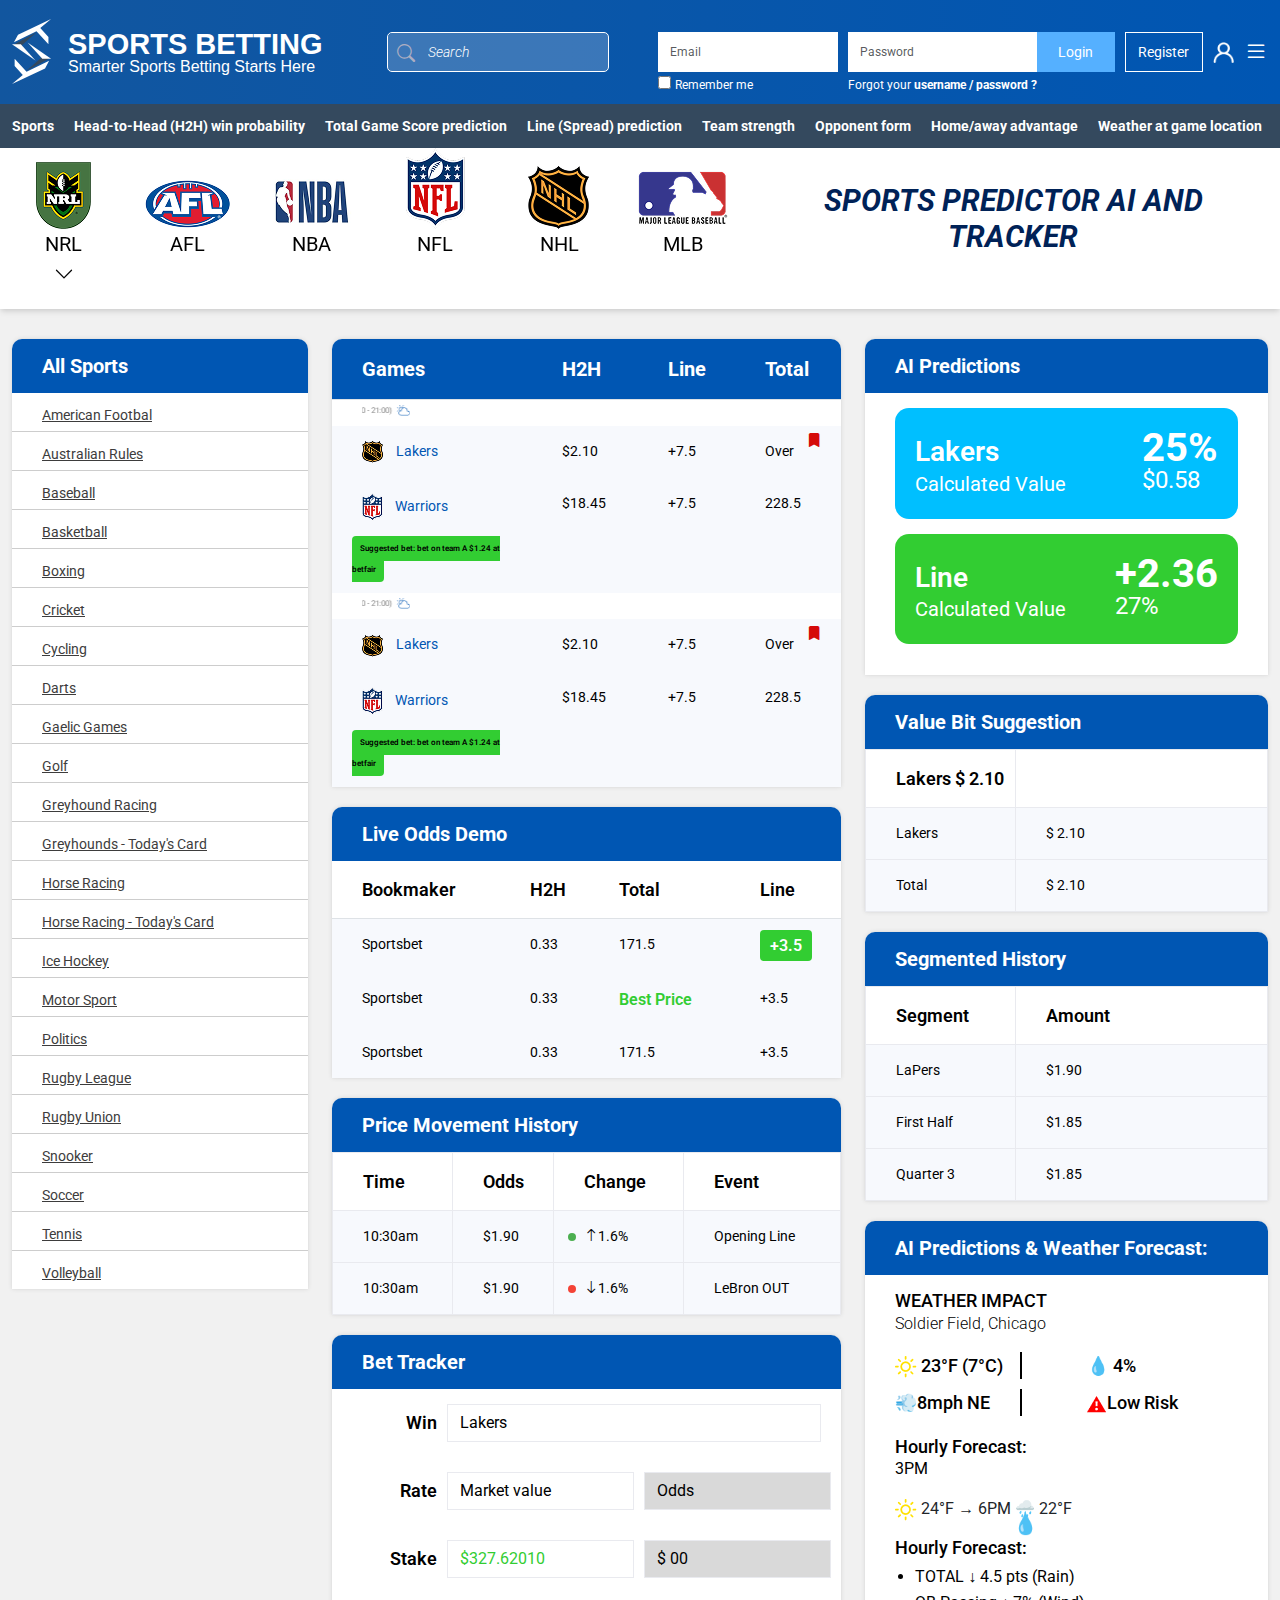
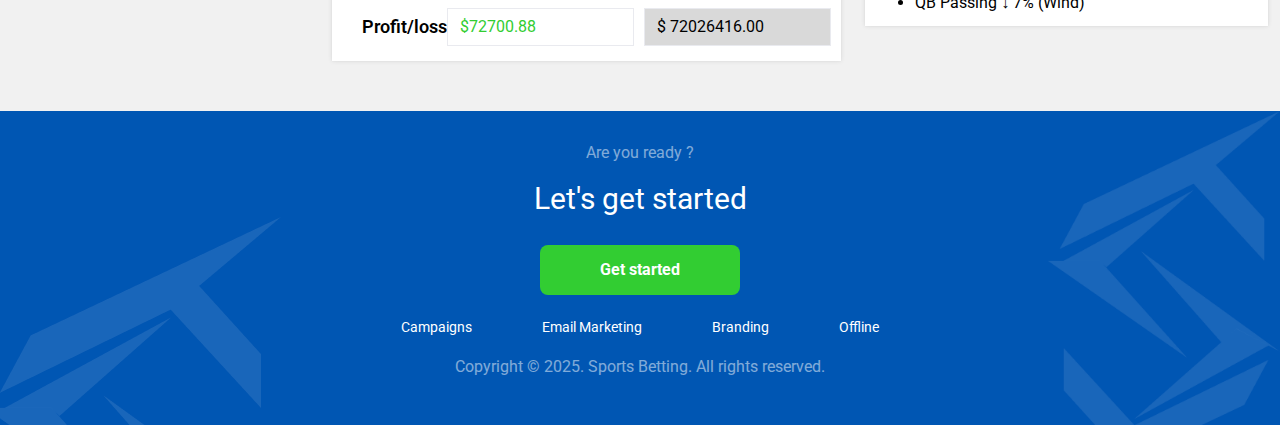
<file: index.html>
<!DOCTYPE html>
<html lang="en">
<head>
  <title>Sports Betting</title>
  <meta charset="utf-8">
  <meta name="viewport" content="width=device-width, initial-scale=1">
  <link rel="stylesheet" href="https://cdn.jsdelivr.net/npm/bootstrap-icons@1.11.3/font/bootstrap-icons.min.css">
  <link rel="stylesheet" href="https://cdn.jsdelivr.net/npm/swiper@11/swiper-bundle.min.css" />
  <link href="css/bootstrap.min.css" rel="stylesheet">
  <link href="css/style.css" type="text/css" rel="stylesheet">
</head>
<body>

<header>
  <div class="header">
    <div class="container-fluid">
      <nav class="navbar navbar-expand-lg navbar-dark justify-content-between">
        <a class="navbar-brand" href="/">
          <img src="img/logo.svg" class="img-fluid">
          <span>Sports Betting <small>Smarter Sports Betting Starts Here</small></span>
        </a>
        <div class="searchBar">
          <i class="bi bi-search"></i>
          <input type="text" name="serch" placeholder="Search"/>
        </div>
        <div class="loginBar">
          <div class="loginSec">
            <div class="form-group">
              <input type="email" name="email" class="form-control" placeholder="Email"/>
              <div class="rememberSec">
                <input type="checkbox" id="remember" name="remember" value="Remember"/>
                <label for="remember"> Remember me</label>
              </div>
            </div>
            <div class="form-group">
              <input type="password" name="password" class="form-control" placeholder="Password"/>
              <span><a href="#">Forgot your <b>username / password ?</b></a></span>
            </div>
            <div class="loginButton">
              <button class="btn" type="button">Login</button>
              <button class="btn" type="button">Register</button>
            </div>
          </div>
          <div class="iconSec">
            <img src="img/user.png" class="img-fluid">
            <i class="bi bi-list"></i>
          </div>
        </div>
      </nav>
    </div>
  </div>
</header>

<section>
  <div class="menuBar">
    <div class="container-fluid">
      <ul>
        <li>
          <a href="">Sports</a>
        </li>
        <li>
          <a href="">Head-to-Head (H2H) win probability</a>
        </li>
        <li>
          <a href="">Total Game Score prediction</a>
        </li>
        <li>
          <a href="">Line (Spread) prediction</a>
        </li>
        <li>
          <a href="">Team strength</a>
        </li>
        <li>
          <a href="">Opponent form</a>
        </li>
        <li>
          <a href="">Home/away advantage</a>
        </li>
        <li>
          <a href="">Weather at game location</a>
        </li>
      </ul>
    </div>
  </div>
</section>

<section>
  <div class="sportsLogoSec">
    <div class="container-fluid">
      <div class="row align-items-center">
        <div class="col-lg-7 col-md-12">
          <!-- <ul class="list-unstyled d-flex align-items-end m-0 p-0">
            <li class="sportLogo text-center">
              <a href="">
                <img src="img/image 2.png" alt="nrl">
                <span>nrl</span>
                <i class="bi bi-chevron-down"></i>
              </a>
            </li>
            <li class="sportLogo text-center">
              <a href="">
                <img src="img/image 3.png" alt="afl">
                <span>afl</span>
              </a>
            </li>
            <li class="sportLogo text-center">
              <a href="">
                <img src="img/image 4.png" alt="nba">
                <span>nba</span>
              </a>
            </li>
            <li class="sportLogo text-center">
              <a href="">
                <img src="img/image 5.png" alt="nfl">
                <span>nfl</span>
              </a>
            </li>
            <li class="sportLogo text-center">
              <a href="">
                <img src="img/image 6.png" alt="nhl">
                <span>nhl</span>
              </a>
            </li>
            <li class="sportLogo text-center">
              <a href="">
                <img src="img/image 7.png" alt="mlb">
                <span>mlb</span>
              </a>
            </li>
            <li class="sportLogo text-center">
              <a href="">
                <img src="img/image 8.png" alt="nbl">
                <span>nbl</span>
              </a>
            </li>
          </ul> -->
          <div class="swiper mySwiper">
            <div class="swiper-wrapper align-items-baseline">
              <div class="swiper-slide sportLogo text-center">
                <a href="">
                  <img src="img/image 2.png" alt="nrl">
                  <span>nrl</span>
                  <i class="bi bi-chevron-down"></i>
                </a>
              </div>
              <div class="swiper-slide sportLogo text-center">
                <a href="">
                  <img src="img/image 3.png" alt="afl">
                  <span>afl</span>
                  <i class="bi bi-chevron-down"></i>
                </a>
              </div>
              <div class="swiper-slide sportLogo text-center">
                <a href="">
                  <img src="img/image 4.png" alt="nba">
                  <span>nba</span>
                  <i class="bi bi-chevron-down"></i>
                </a>
              </div>
              <div class="swiper-slide sportLogo text-center">
                <a href="">
                  <img src="img/image 5.png" alt="nfl">
                  <span>nfl</span>
                  <i class="bi bi-chevron-down"></i>
                </a>
              </div>
              <div class="swiper-slide sportLogo text-center">
                <a href="">
                  <img src="img/image 6.png" alt="nhl">
                  <span>nhl</span>
                  <i class="bi bi-chevron-down"></i>
                </a>
              </div>
              <div class="swiper-slide sportLogo text-center">
                <a href="">
                  <img src="img/image 7.png" alt="mlb">
                  <span>mlb</span>
                  <i class="bi bi-chevron-down"></i>
                </a>
              </div>
              <div class="swiper-slide sportLogo text-center">
                <a href="">
                  <img src="img/image 8.png" alt="nbl">
                  <span>nbl</span>
                  <i class="bi bi-chevron-down"></i>
                </a>
              </div>
            </div>

            <!-- Navigation buttons -->
            <!-- <div class="swiper-button-next"></div>
            <div class="swiper-button-prev"></div> -->
          </div>
        </div>
        <div class="col-lg-5 col-md-12">
          <h3>SPORTS PREDICTOR AI AND TRACKER</h3>
        </div>
      </div>
    </div>
  </div>
</section>

<section>
  <div class="contentPanel">
    <div class="container-fluid">
      <div class="row">
        <div class="col-lg-3 col-md-12">
          <div class="contentBox">
            <h4>All Sports</h4>
            <ul>
              <li>
                <a href="">American Footbal</a>
              </li>
              <li>
                <a href="">Australian Rules</a>
              </li>
              <li>
                <a href="">Baseball</a>
              </li>
              <li>
                <a href="">Basketball</a>
              </li>
              <li>
                <a href="">Boxing</a>
              </li>
              <li>
                <a href="">Cricket</a>
              </li>
              <li>
                <a href="">Cycling</a>
              </li>
              <li>
                <a href="">Darts</a>
              </li>
              <li>
                <a href="">Gaelic Games</a>
              </li>
              <li>
                <a href="">Golf</a>
              </li>
              <li>
                <a href="">Greyhound Racing</a>
              </li>
              <li>
                <a href="">Greyhounds - Today's Card</a>
              </li>
              <li>
                <a href="">Horse Racing</a>
              </li>
              <li>
                <a href="">Horse Racing - Today's Card</a>
              </li>
              <li>
                <a href="">Ice Hockey</a>
              </li>
              <li>
                <a href="">Motor Sport</a>
              </li>
              <li>
                <a href="">Politics</a>
              </li>
              <li>
                <a href="">Rugby League</a>
              </li>
              <li>
                <a href="">Rugby Union</a>
              </li>
              <li>
                <a href="">Snooker</a>
              </li>
              <li>
                <a href="">Soccer</a>
              </li>
              <li>
                <a href="">Tennis</a>
              </li>
              <li>
                <a href="">Volleyball</a>
              </li>
            </ul>
          </div>
        </div>
        <div class="col-lg-5 col-md-12">
          <div class="contentBox">
            <table class="table">
              <thead>
                <tr>
                  <th>Games</th>
                  <th>H2H</th>
                  <th>Line</th>
                  <th>Total</th>
                </tr>
              </thead>
              <tbody>
                <tr class="dateLine"><td><span><marquee direction="right">Lakers VS Warriors | Today 16 july <small>(Time: 19:00 - 21:00)</small><img src="img/Group 2009.png"/></marquee></span></td></tr>
                <tr>
                  <td><img src="img/Group 2007.png"/>Lakers</td>
                  <td>$2.10</td>
                  <td>+7.5</td>
                  <td>Over<div class="batchImg"><i class="bi bi-bookmark-fill"></i></div></td>
                </tr>
                <tr>
                  <td><img src="img/Group 2008.png"/>Warriors</td>
                  <td>$18.45</td>
                  <td>+7.5</td>
                  <td>228.5</td>
                </tr>
                <tr class="greenTag">
                  <td><span>Suggested bet: bet on team A $1.24 at betfair</span></td>
                  <td></td>
                  <td></td>
                  <td></td>
                </tr>
                <tr class="dateLine"><td><span><marquee direction="right">Lakers VS Warriors | Today 16 july <small>(Time: 19:00 - 21:00)</small><img src="img/Group 2009.png"/></marquee></span></td></tr>
                <tr>
                  <td><img src="img/Group 2007.png"/>Lakers</td>
                  <td>$2.10</td>
                  <td>+7.5</td>
                  <td>Over<div class="batchImg"><i class="bi bi-bookmark-fill"></i></div></td>
                </tr>
                <tr>
                  <td><img src="img/Group 2008.png"/>Warriors</td>
                  <td>$18.45</td>
                  <td>+7.5</td>
                  <td>228.5</td>
                </tr>
                <tr class="greenTag">
                  <td><span>Suggested bet: bet on team A $1.24 at betfair</span></td>
                  <td></td>
                  <td></td>
                  <td></td>
                </tr>
              </tbody>
            </table>
          </div>
          <div class="contentBox">
            <table class="table simpleTable striped-table">
              <h4>Live Odds Demo</h4>
              <tbody>
                <tr>
                  <th>Bookmaker</th>
                  <th>H2H</th>
                  <th>Total</th>
                  <th>Line</th>
                </tr>
                <tr>
                  <td>Sportsbet</td>
                  <td>0.33</td>
                  <td>171.5</td>
                  <td class="greenBoxText"><span>+3.5</span></td>
                </tr>
                <tr>
                  <td>Sportsbet</td>
                  <td>0.33</td>
                  <td class="greenText">Best Price</td>
                  <td>+3.5</td>
                </tr>
                <tr>
                  <td>Sportsbet</td>
                  <td>0.33</td>
                  <td>171.5</td>
                  <td>+3.5</td>
                </tr>
              </tbody>
            </table>
          </div>
          <div class="contentBox">
            <table class="table simpleTable borderTable">
              <h4>Price Movement History</h4>
              <tbody>
                <tr>
                  <th>Time</th>
                  <th>Odds</th>
                  <th>Change</th>
                  <th>Event</th>
                </tr>
                <tr>
                  <td>10:30am</td>
                  <td>$1.90</td>
                  <td class="greentDot"><i class="bi bi-arrow-up"></i>1.6%</td>
                  <td>Opening Line</td>
                </tr>
                <tr>
                  <td>10:30am</td>
                  <td>$1.90</td>
                  <td class="redDot"><i class="bi bi-arrow-down"></i>1.6%</td>
                  <td>LeBron OUT</td>
                </tr>
              </tbody>
            </table>
          </div>
          <div class="contentBox">
            <h4>Bet Tracker</h4>
            <div class="inputField">
              <div class="col-2 text-end">
                <h5>Win</h5>
              </div>
              <div class="form-group col-10">
                <input type="text" name="lakers" class="form-control" value="Lakers" />
              </div>
            </div>
            <div class="inputField">
              <div class="col-2 text-end">
                <h5>Rate</h5>
              </div>
              <div class="form-group col-5">
                <input type="text" name="lakers" class="form-control" value="Market value" />
              </div>
              <div class="form-group col-5">
                <input type="text" name="lakers" class="form-control darkBg" value="Odds" />
              </div>
            </div>
            <div class="inputField">
              <div class="col-2 text-end">
                <h5>Stake</h5>
              </div>
              <div class="form-group col-5">
                <input type="text" name="lakers" class="form-control greenText" value="$327.62010" />
              </div>
              <div class="form-group col-5">
                <input type="text" name="lakers" class="form-control darkBg" value="$ 00" />
              </div>
            </div>
            <div class="inputField">
              <div class="col-2 text-end">
                <h5>Profit/loss</h5>
              </div>
              <div class="form-group col-5">
                <input type="text" name="lakers" class="form-control greenText" value="$72700.88" />
              </div>
              <div class="form-group col-5">
                <input type="text" name="lakers" class="form-control darkBg" value="$ 72026416.00" />
              </div>
            </div>
          </div>
        </div>
        <div class="col-lg-4 col-md-12">
          <div class="contentBox pb-3">
            <h4>AI Predictions</h4>
            <div class="predictionBox blue">
               <div class="predictionBoxContent">
                 <h3>Lakers</h3>
                 <span>Calculated Value</span>
               </div>
               <div class="predictionBoxValues">
                 <strong class="counter">79%</strong>
                 <span class="counter">$1.85</span>
               </div>
            </div>
            <div class="predictionBox green">
               <div class="predictionBoxContent">
                 <h3>Line</h3>
                 <span>Calculated Value</span>
               </div>
               <div class="predictionBoxValues">
                 <strong class="counter">+7.5</strong>
                 <span class="counter">83%</span>
               </div>
            </div>
          </div>
          <div class="contentBox">
            <table class="table simpleTable borderTable">
              <h4>Value Bit Suggestion</h4>
              <tbody>
                <tr>
                  <th>Lakers $ 2.10</th>
                  <th></th>
                </tr>
                <tr>
                  <td width="150px">Lakers</td>
                  <td>$ 2.10</td>
                </tr>
                <tr>
                  <td width="150px">Total</td>
                  <td>$ 2.10</td>
                </tr>
              </tbody>
            </table>
        </div>
        <div class="contentBox">
            <table class="table simpleTable borderTable">
              <h4>Segmented History</h4>
              <tbody>
                <tr>
                  <th>Segment</th>
                  <th>Amount</th>
                </tr>
                <tr>
                  <td width="150px">LaPers</td>
                  <td>$1.90</td>
                </tr>
                <tr>
                  <td width="150px">First Half</td>
                  <td>$1.85</td>
                </tr>
                <tr>
                  <td width="150px">Quarter 3</td>
                  <td>$1.85</td>
                </tr>
              </tbody>
            </table>
        </div>
        <div class="contentBox">
            <h4>AI Predictions & Weather Forecast:</h4>
            <div class="weatherStatus">
              <h5>WEATHER IMPACT</h5>
              <p>Soldier Field, Chicago</p>
              <ul>
                <li><div class="sun"><img src="img/sun.png"/></div> <span class="counter">72</span>°F (<span class="counter">22</span>°C)</li>
                <li><div class="drop">💧</div> <span class="counter">10%</span></li>
                <li><div class="wind">💨</div>8mph NE</li>
                <li><div class="errorIcon"><img src="img/error.png"/></div>Low Risk</li>
              </ul>
              <div class="forecast">
                <h5>Hourly Forecast:</h5>
                <p>3PM <div class="sun"><img src="img/sun.png"/></div> <span class="counter">75</span>°F  →  6PM <span class="rain">🌧️</span> <span class="counter">68</span>°F</p>
              </div>
              <div class="adjusment">
                <h5>Hourly Forecast:</h5>
                <ul>
                  <li>TOTAL ↓ 4.5 pts (Rain)</li>
                  <li>QB Passing ↓ 7% (Wind)</li>
                </ul>
              </div>
            </div>
        </div>
      </div>
    </div>
  </div>
</section>

<footer>
  <div class="footer">
    <div class="leftWaterMark">
      <img src="img/Group 2002.png">
    </div>
    <div class="rightWaterMark">
      <img src="img/Group 1997.png">
    </div>
    <div class="container-fluid">
      <p>Are you ready ?</p>
      <h4>Let's get started</h4>
      <button>Get started</button>
      <ul>
        <li>
          <a href="">Campaigns</a>
        </li>
        <li>
          <a href="">Email Marketing</a>
        </li>
        <li>
          <a href="">Branding</a>
        </li>
        <li>
          <a href="">Offline</a>
        </li>
      </ul>
      <p>Copyright © 2025. Sports Betting. All rights reserved.</p>
    </div>
  </div>
</footer>
  
  <script src="https://code.jquery.com/jquery-3.6.0.min.js"></script>
  <script src="js/bootstrap.bundle.min.js"></script>
  <script src="https://cdn.jsdelivr.net/npm/swiper@11/swiper-bundle.min.js"></script>
  <script>
  var swiper = new Swiper(".mySwiper", {
    slidesPerView: 5,
    spaceBetween: 20,
    loop: true,
    // autoplay: {
    //     delay: 2000,
    //     disableOnInteraction: false,
    //     pauseOnMouseEnter: false, // set true if you want to pause on hover
    //   },
    // navigation: {
    //   nextEl: ".swiper-button-next",
    //   prevEl: ".swiper-button-prev",
    // },
    breakpoints: {
      320: { slidesPerView: 1 },
      576: { slidesPerView: 3 },
      768: { slidesPerView: 4 },
      992: { slidesPerView: 6 },
    },
  });

  $(document).ready(function () {
  $('.counter').each(function () {
    var $this = $(this);
    var text = $this.text().trim();

    // Detect what kind of value it is
    let target, suffix = "", prefix = "", isFloat = false;

    if (text.includes("%")) {
      target = parseFloat(text);   // e.g. "79%"
      suffix = "%";
    } else if (text.includes("$")) {
      target = parseFloat(text.replace("$", ""));  // e.g. "$1.85"
      prefix = "$";
      isFloat = true;
    } else if (text.includes("+")) {
      target = parseFloat(text);   // e.g. "+7.5"
      prefix = "+";
      isFloat = true;
    } else {
      target = parseFloat(text);   // default number
    }

    $this.prop('Counter', 0).animate(
      { Counter: target },
      {
        duration: 2000,
        easing: 'swing',
        step: function (now) {
          let displayVal = isFloat ? now.toFixed(2) : Math.ceil(now);
          $this.text(prefix + displayVal + suffix);
        }
      }
    );
  });
});
</script>
</body>
</html>
</file>
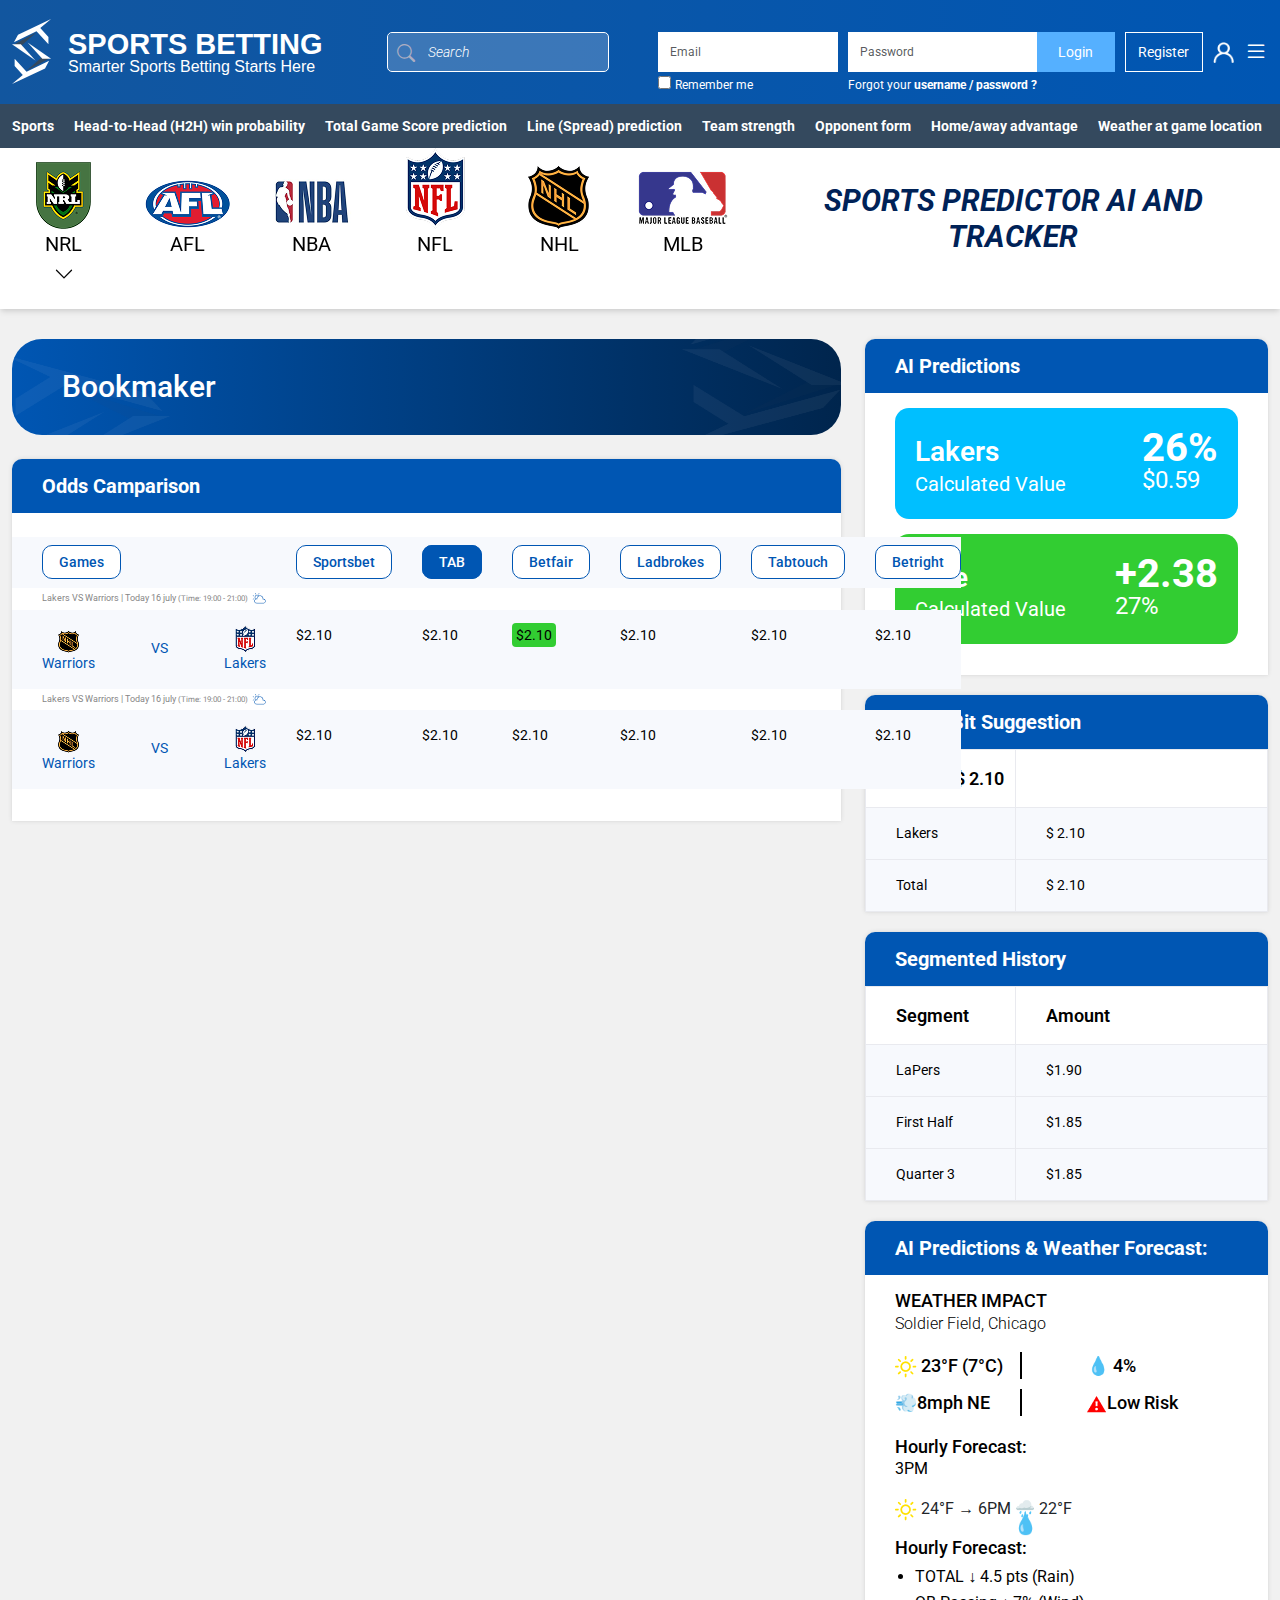
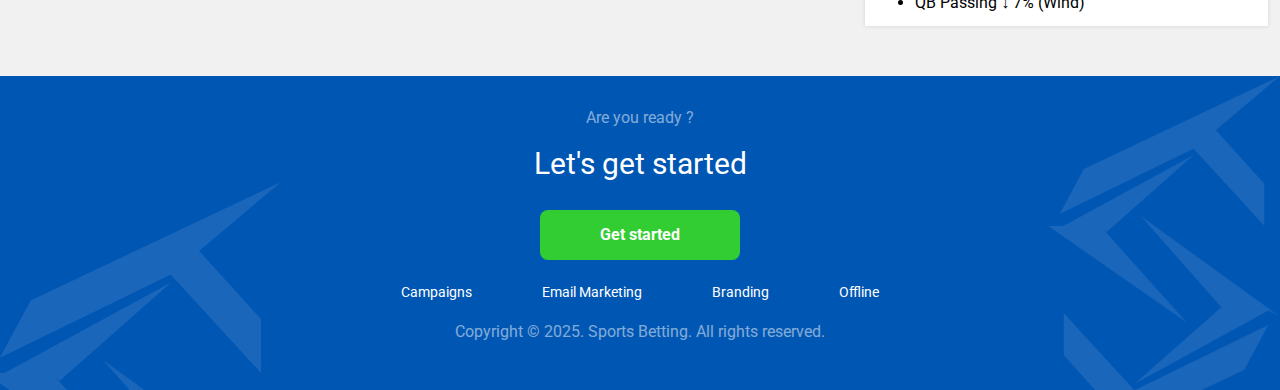
<file: Bookmakers.html>
<!DOCTYPE html>
<html lang="en">
<head>
  <title>Sports Betting</title>
  <meta charset="utf-8">
  <meta name="viewport" content="width=device-width, initial-scale=1">
  <link rel="stylesheet" href="https://cdn.jsdelivr.net/npm/bootstrap-icons@1.11.3/font/bootstrap-icons.min.css">
  <link rel="stylesheet" href="https://cdn.jsdelivr.net/npm/swiper@11/swiper-bundle.min.css" />
  <link href="css/bootstrap.min.css" rel="stylesheet">
  <link href="css/style.css" type="text/css" rel="stylesheet">
</head>
<body>

<header>
  <div class="header">
    <div class="container-fluid">
      <nav class="navbar navbar-expand-lg navbar-dark justify-content-between">
        <a class="navbar-brand" href="/">
          <img src="img/logo.svg" class="img-fluid">
          <span>Sports Betting <small>Smarter Sports Betting Starts Here</small></span>
        </a>
        <div class="searchBar">
          <i class="bi bi-search"></i>
          <input type="text" name="serch" placeholder="Search"/>
        </div>
        <div class="loginBar">
          <div class="loginSec">
            <div class="form-group">
              <input type="email" name="email" class="form-control" placeholder="Email"/>
              <div class="rememberSec">
                <input type="checkbox" id="remember" name="remember" value="Remember"/>
                <label for="remember"> Remember me</label>
              </div>
            </div>
            <div class="form-group">
              <input type="password" name="password" class="form-control" placeholder="Password"/>
              <span><a href="#">Forgot your <b>username / password ?</b></a></span>
            </div>
            <div class="loginButton">
              <button class="btn" type="button">Login</button>
              <button class="btn" type="button">Register</button>
            </div>
          </div>
          <div class="iconSec">
            <img src="img/user.png" class="img-fluid">
            <i class="bi bi-list"></i>
          </div>
        </div>
      </nav>
    </div>
  </div>
</header>

<section>
  <div class="menuBar">
    <div class="container-fluid">
      <ul>
        <li>
          <a href="">Sports</a>
        </li>
        <li>
          <a href="">Head-to-Head (H2H) win probability</a>
        </li>
        <li>
          <a href="">Total Game Score prediction</a>
        </li>
        <li>
          <a href="">Line (Spread) prediction</a>
        </li>
        <li>
          <a href="">Team strength</a>
        </li>
        <li>
          <a href="">Opponent form</a>
        </li>
        <li>
          <a href="">Home/away advantage</a>
        </li>
        <li>
          <a href="">Weather at game location</a>
        </li>
      </ul>
    </div>
  </div>
</section>

<section>
  <div class="sportsLogoSec">
    <div class="container-fluid">
      <div class="row align-items-center">
        <div class="col-lg-7 col-md-12">
          <div class="swiper mySwiper">
            <div class="swiper-wrapper align-items-baseline">
              <div class="swiper-slide sportLogo text-center">
                <a href="">
                  <img src="img/image 2.png" alt="nrl">
                  <span>nrl</span>
                  <i class="bi bi-chevron-down"></i>
                </a>
              </div>
              <div class="swiper-slide sportLogo text-center">
                <a href="">
                  <img src="img/image 3.png" alt="afl">
                  <span>afl</span>
                </a>
              </div>
              <div class="swiper-slide sportLogo text-center">
                <a href="">
                  <img src="img/image 4.png" alt="nba">
                  <span>nba</span>
                </a>
              </div>
              <div class="swiper-slide sportLogo text-center">
                <a href="">
                  <img src="img/image 5.png" alt="nfl">
                  <span>nfl</span>
                </a>
              </div>
              <div class="swiper-slide sportLogo text-center">
                <a href="">
                  <img src="img/image 6.png" alt="nhl">
                  <span>nhl</span>
                </a>
              </div>
              <div class="swiper-slide sportLogo text-center">
                <a href="">
                  <img src="img/image 7.png" alt="mlb">
                  <span>mlb</span>
                </a>
              </div>
              <div class="swiper-slide sportLogo text-center">
                <a href="">
                  <img src="img/image 8.png" alt="nbl">
                  <span>nbl</span>
                </a>
              </div>
            </div>

            <!-- Navigation buttons -->
            <!-- <div class="swiper-button-next"></div>
            <div class="swiper-button-prev"></div> -->
          </div>
        </div>
        <div class="col-lg-5 col-md-12">
          <h3>SPORTS PREDICTOR AI AND TRACKER</h3>
        </div>
      </div>
    </div>
  </div>
</section>

<section>
  <div class="contentPanel">
    <div class="container-fluid">
      <div class="row">
        <div class="col-lg-8 col-md-12">
          <div class="bluePanel">
            <img class="bluePanelMark" src="img/bluePanelMark.png">
            <div class="bluePanelName">
              <h3>Bookmaker</h3>
            </div>
          </div>
          <div class="contentBox pb-3 mt-4">
            <h4 class="mb-4">Odds Camparison</h4>
            <table class="table">
              <!-- <thead>
                <tr>
                  <th>Games</th>
                  <th>H2H</th>
                  <th>Line</th>
                  <th>Total</th>
                </tr>
              </thead> -->
              <tbody>
                <tr class="tabsBookmaker">
                  <td  width="200px"><span>Games</span></td>
                  <td><span>Sportsbet</span></td>
                  <td><span class="active">TAB</span></td>
                  <td><span>Betfair</span></td>
                  <td><span>Ladbrokes</span></td>
                  <td><span>Tabtouch</span></td>
                  <td><span>Betright</span></td>
                </tr>
                <tr class="dateLine"><td><span>Lakers VS Warriors | Today 16 july <small>(Time: 19:00 - 21:00)</small><img src="img/Group 2009.png"/></span></td></tr>
                <tr>
                  <td width="200px">
                    <div class="d-flex align-items-baseline justify-content-between vsSec">
                      <div class="d-flex align-items-center flex-column">
                        <img class="m-0" src="img/Group 2007.png"/><span>Warriors</span>
                      </div>
                      <div>
                        <span>VS</span>
                      </div>
                      <div class="d-flex align-items-center flex-column">
                        <img class="m-0" src="img/Group 2008.png"/> <span>Lakers</span>
                      </div> 
                    </div>
                  </td>
                  <td>$2.10</td>
                  <td>$2.10</td>
                  <td class="greenVal"><span>$2.10</span></td>
                  <td>$2.10</td>
                  <td>$2.10</td>
                  <td>$2.10</td>
                </tr>
                <tr class="dateLine"><td><span>Lakers VS Warriors | Today 16 july <small>(Time: 19:00 - 21:00)</small><img src="img/Group 2009.png"/></span></td></tr>
                <tr>
                  <td width="200px">
                    <div class="d-flex align-items-baseline justify-content-between vsSec">
                      <div class="d-flex align-items-center flex-column">
                        <img class="m-0" src="img/Group 2007.png"/><span>Warriors</span>
                      </div>
                      <div>
                        <span>VS</span>
                      </div>
                      <div class="d-flex align-items-center flex-column">
                        <img class="m-0" src="img/Group 2008.png"/> <span>Lakers</span>
                      </div> 
                    </div>
                  </td>
                  <td>$2.10</td>
                  <td>$2.10</td>
                  <td>$2.10</td>
                  <td>$2.10</td>
                  <td>$2.10</td>
                  <td>$2.10</td>
                </tr>
              </tbody>
            </table>
          </div>
        </div>
        <div class="col-lg-4 col-md-12">
          <div class="contentBox pb-3">
            <h4>AI Predictions</h4>
            <div class="predictionBox blue">
               <div class="predictionBoxContent">
                 <h3>Lakers</h3>
                 <span>Calculated Value</span>
               </div>
               <div class="predictionBoxValues">
                 <strong class="counter">79%</strong>
                 <span class="counter">$1.85</span>
               </div>
            </div>
            <div class="predictionBox green">
               <div class="predictionBoxContent">
                 <h3>Line</h3>
                 <span>Calculated Value</span>
               </div>
               <div class="predictionBoxValues">
                 <strong class="counter">+7.5</strong>
                 <span class="counter">83%</span>
               </div>
            </div>
          </div>
          <div class="contentBox">
            <table class="table simpleTable borderTable">
              <h4>Value Bit Suggestion</h4>
              <tbody>
                <tr>
                  <th>Lakers $ 2.10</th>
                  <th></th>
                </tr>
                <tr>
                  <td width="150px">Lakers</td>
                  <td>$ 2.10</td>
                </tr>
                <tr>
                  <td width="150px">Total</td>
                  <td>$ 2.10</td>
                </tr>
              </tbody>
            </table>
        </div>
        <div class="contentBox">
            <table class="table simpleTable borderTable">
              <h4>Segmented History</h4>
              <tbody>
                <tr>
                  <th>Segment</th>
                  <th>Amount</th>
                </tr>
                <tr>
                  <td width="150px">LaPers</td>
                  <td>$1.90</td>
                </tr>
                <tr>
                  <td width="150px">First Half</td>
                  <td>$1.85</td>
                </tr>
                <tr>
                  <td width="150px">Quarter 3</td>
                  <td>$1.85</td>
                </tr>
              </tbody>
            </table>
        </div>
        <div class="contentBox">
            <h4>AI Predictions & Weather Forecast:</h4>
            <div class="weatherStatus">
              <h5>WEATHER IMPACT</h5>
              <p>Soldier Field, Chicago</p>
              <ul>
                <li><div class="sun"><img src="img/sun.png"/></div> <span class="counter">72</span>°F (<span class="counter">22</span>°C)</li>
                <li><div class="drop">💧</div> <span class="counter">10%</span></li>
                <li><div class="wind">💨</div>8mph NE</li>
                <li><div class="errorIcon"><img src="img/error.png"/></div>Low Risk</li>
              </ul>
              <div class="forecast">
                <h5>Hourly Forecast:</h5>
                <p>3PM <div class="sun"><img src="img/sun.png"/></div> <span class="counter">75</span>°F  →  6PM <span class="rain">🌧️</span> <span class="counter">68</span>°F</p>
              </div>
              <div class="adjusment">
                <h5>Hourly Forecast:</h5>
                <ul>
                  <li>TOTAL ↓ 4.5 pts (Rain)</li>
                  <li>QB Passing ↓ 7% (Wind)</li>
                </ul>
              </div>
            </div>
        </div>
      </div>
    </div>
  </div>
</section>

<footer>
  <div class="footer">
    <div class="leftWaterMark">
      <img src="img/Group 2002.png">
    </div>
    <div class="rightWaterMark">
      <img src="img/Group 1997.png">
    </div>
    <div class="container-fluid">
      <p>Are you ready ?</p>
      <h4>Let's get started</h4>
      <button>Get started</button>
      <ul>
        <li>
          <a href="">Campaigns</a>
        </li>
        <li>
          <a href="">Email Marketing</a>
        </li>
        <li>
          <a href="">Branding</a>
        </li>
        <li>
          <a href="">Offline</a>
        </li>
      </ul>
      <p>Copyright © 2025. Sports Betting. All rights reserved.</p>
    </div>
  </div>
</footer>

  <script src="https://code.jquery.com/jquery-3.6.0.min.js"></script>
  <script src="js/bootstrap.bundle.min.js"></script>
  <script src="https://cdn.jsdelivr.net/npm/swiper@11/swiper-bundle.min.js"></script>
  <script>
  var swiper = new Swiper(".mySwiper", {
    slidesPerView: 5,
    spaceBetween: 20,
    loop: true,
    autoplay: {
        delay: 2000,
        disableOnInteraction: false,
        pauseOnMouseEnter: false, // set true if you want to pause on hover
      },
    // navigation: {
    //   nextEl: ".swiper-button-next",
    //   prevEl: ".swiper-button-prev",
    // },
    breakpoints: {
      320: { slidesPerView: 1 },
      576: { slidesPerView: 3 },
      768: { slidesPerView: 4 },
      992: { slidesPerView: 6 },
    },
  });

  $(document).ready(function () {
  $('.counter').each(function () {
    var $this = $(this);
    var text = $this.text().trim();

    // Detect what kind of value it is
    let target, suffix = "", prefix = "", isFloat = false;

    if (text.includes("%")) {
      target = parseFloat(text);   // e.g. "79%"
      suffix = "%";
    } else if (text.includes("$")) {
      target = parseFloat(text.replace("$", ""));  // e.g. "$1.85"
      prefix = "$";
      isFloat = true;
    } else if (text.includes("+")) {
      target = parseFloat(text);   // e.g. "+7.5"
      prefix = "+";
      isFloat = true;
    } else {
      target = parseFloat(text);   // default number
    }

    $this.prop('Counter', 0).animate(
      { Counter: target },
      {
        duration: 2000,
        easing: 'swing',
        step: function (now) {
          let displayVal = isFloat ? now.toFixed(2) : Math.ceil(now);
          $this.text(prefix + displayVal + suffix);
        }
      }
    );
  });
});
</script>
</body>
</html>
</file>
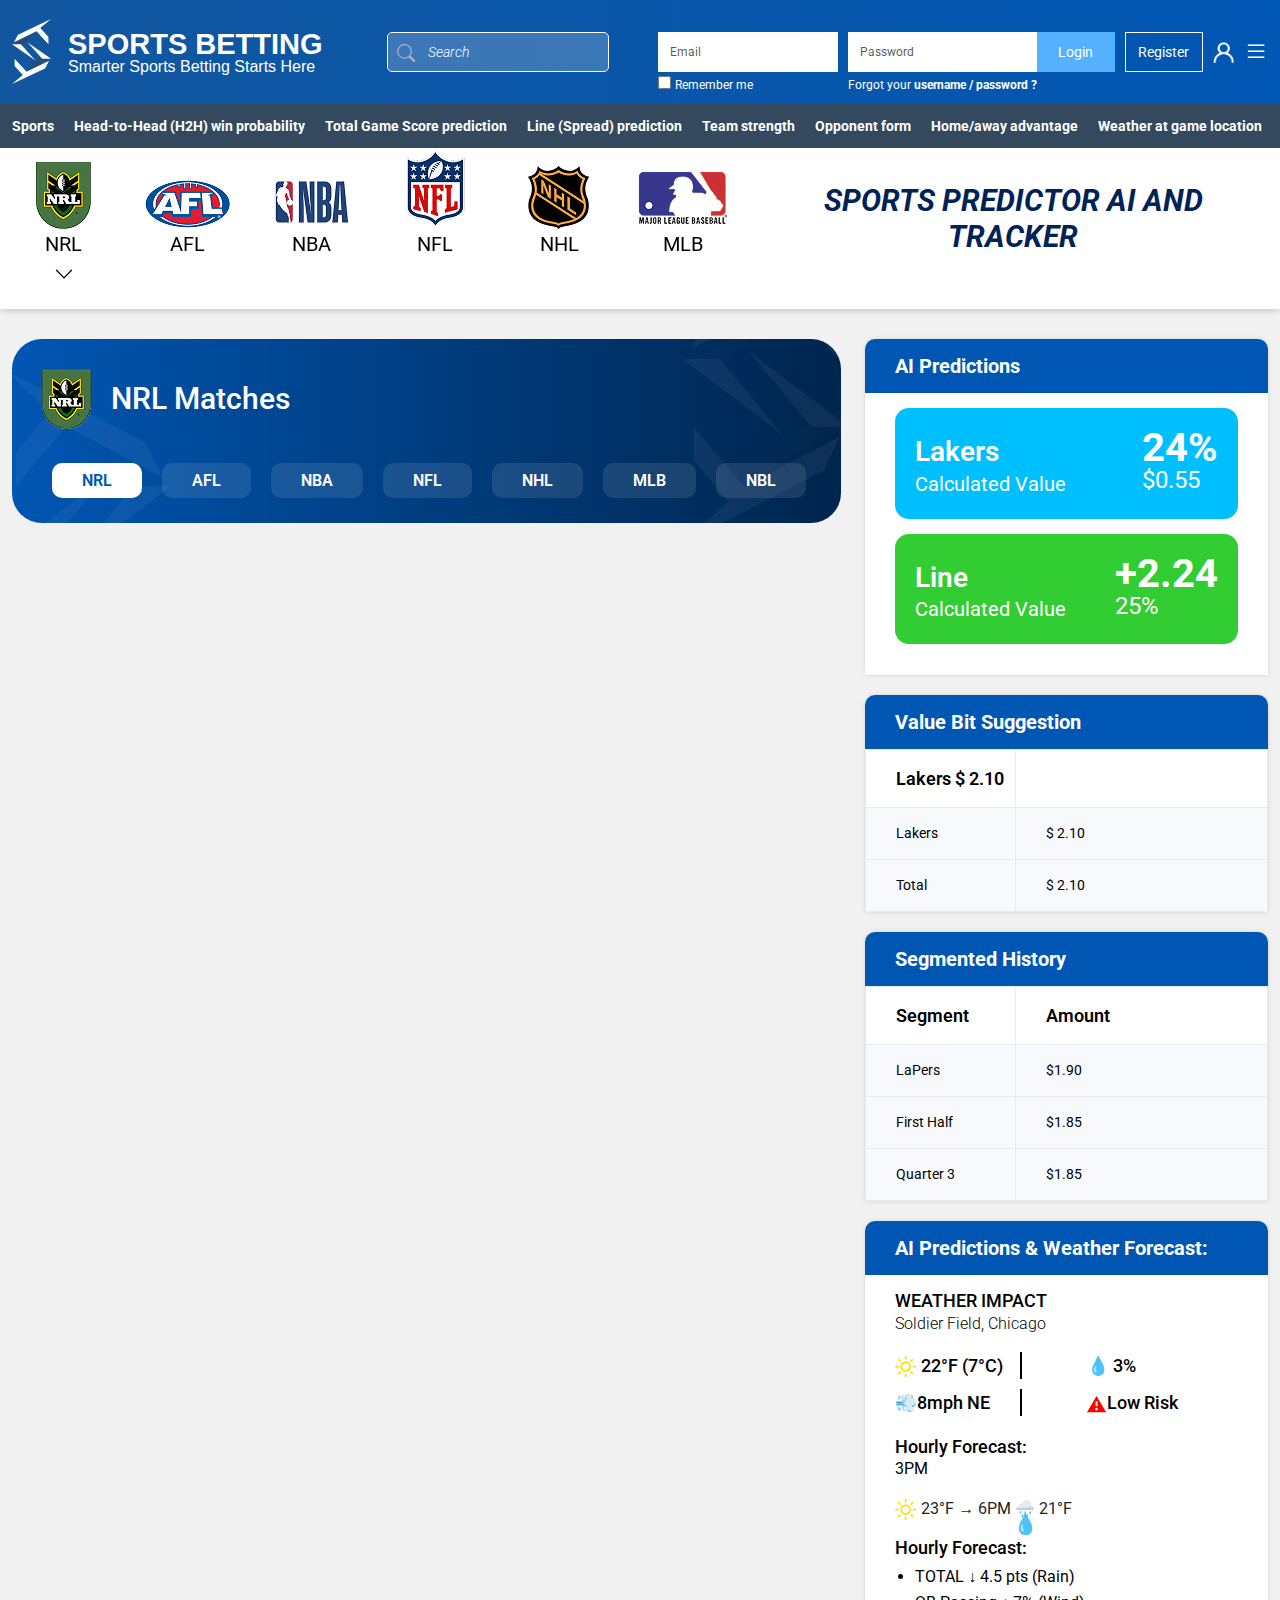
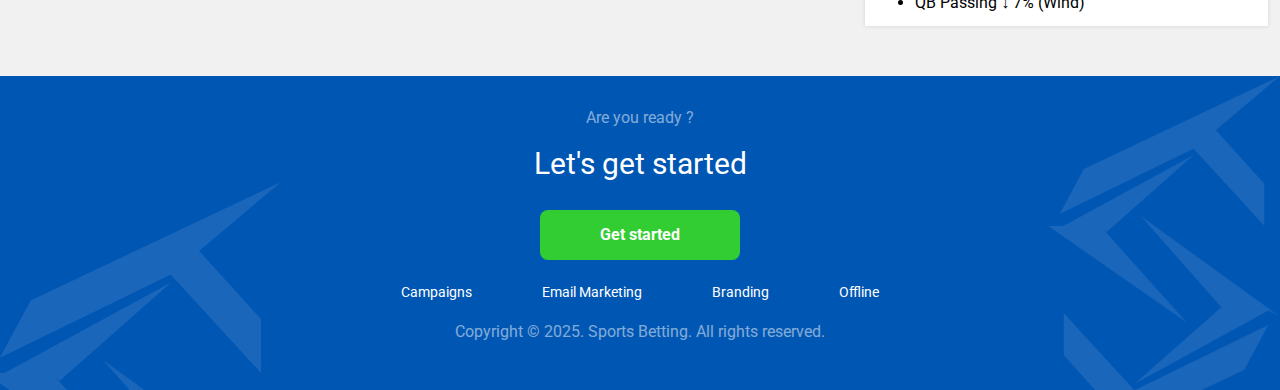
<file: NRL-Match-Description.html>
<!DOCTYPE html>
<html lang="en">
<head>
  <title>Sports Betting</title>
  <meta charset="utf-8">
  <meta name="viewport" content="width=device-width, initial-scale=1">
  <link rel="stylesheet" href="https://cdn.jsdelivr.net/npm/bootstrap-icons@1.11.3/font/bootstrap-icons.min.css">
  <link rel="stylesheet" href="https://cdn.jsdelivr.net/npm/swiper@11/swiper-bundle.min.css" />
  <link href="css/bootstrap.min.css" rel="stylesheet">
  <link href="css/style.css" type="text/css" rel="stylesheet">
</head>
<body>

<header>
  <div class="header">
    <div class="container-fluid">
      <nav class="navbar navbar-expand-lg navbar-dark justify-content-between">
        <a class="navbar-brand" href="/">
          <img src="img/logo.svg" class="img-fluid">
          <span>Sports Betting <small>Smarter Sports Betting Starts Here</small></span>
        </a>
        <div class="searchBar">
          <i class="bi bi-search"></i>
          <input type="text" name="serch" placeholder="Search"/>
        </div>
        <div class="loginBar">
          <div class="loginSec">
            <div class="form-group">
              <input type="email" name="email" class="form-control" placeholder="Email"/>
              <div class="rememberSec">
                <input type="checkbox" id="remember" name="remember" value="Remember"/>
                <label for="remember"> Remember me</label>
              </div>
            </div>
            <div class="form-group">
              <input type="password" name="password" class="form-control" placeholder="Password"/>
              <span><a href="#">Forgot your <b>username / password ?</b></a></span>
            </div>
            <div class="loginButton">
              <button class="btn" type="button">Login</button>
              <button class="btn" type="button">Register</button>
            </div>
          </div>
          <div class="iconSec">
            <img src="img/user.png" class="img-fluid">
            <i class="bi bi-list"></i>
          </div>
        </div>
      </nav>
    </div>
  </div>
</header>

<section>
  <div class="menuBar">
    <div class="container-fluid">
      <ul>
        <li>
          <a href="">Sports</a>
        </li>
        <li>
          <a href="">Head-to-Head (H2H) win probability</a>
        </li>
        <li>
          <a href="">Total Game Score prediction</a>
        </li>
        <li>
          <a href="">Line (Spread) prediction</a>
        </li>
        <li>
          <a href="">Team strength</a>
        </li>
        <li>
          <a href="">Opponent form</a>
        </li>
        <li>
          <a href="">Home/away advantage</a>
        </li>
        <li>
          <a href="">Weather at game location</a>
        </li>
      </ul>
    </div>
  </div>
</section>

<section>
  <div class="sportsLogoSec">
    <div class="container-fluid">
      <div class="row align-items-center">
        <div class="col-lg-7 col-md-12">
          <div class="swiper mySwiper">
            <div class="swiper-wrapper align-items-baseline">
              <div class="swiper-slide sportLogo text-center">
                <a href="">
                  <img src="img/image 2.png" alt="nrl">
                  <span>nrl</span>
                  <i class="bi bi-chevron-down"></i>
                </a>
              </div>
              <div class="swiper-slide sportLogo text-center">
                <a href="">
                  <img src="img/image 3.png" alt="afl">
                  <span>afl</span>
                </a>
              </div>
              <div class="swiper-slide sportLogo text-center">
                <a href="">
                  <img src="img/image 4.png" alt="nba">
                  <span>nba</span>
                </a>
              </div>
              <div class="swiper-slide sportLogo text-center">
                <a href="">
                  <img src="img/image 5.png" alt="nfl">
                  <span>nfl</span>
                </a>
              </div>
              <div class="swiper-slide sportLogo text-center">
                <a href="">
                  <img src="img/image 6.png" alt="nhl">
                  <span>nhl</span>
                </a>
              </div>
              <div class="swiper-slide sportLogo text-center">
                <a href="">
                  <img src="img/image 7.png" alt="mlb">
                  <span>mlb</span>
                </a>
              </div>
              <div class="swiper-slide sportLogo text-center">
                <a href="">
                  <img src="img/image 8.png" alt="nbl">
                  <span>nbl</span>
                </a>
              </div>
            </div>

            <!-- Navigation buttons -->
            <!-- <div class="swiper-button-next"></div>
            <div class="swiper-button-prev"></div> -->
          </div>
        </div>
        <div class="col-lg-5 col-md-12">
          <h3>SPORTS PREDICTOR AI AND TRACKER</h3>
        </div>
      </div>
    </div>
  </div>
</section>

<section>
  <div class="contentPanel">
    <div class="container-fluid">
      <div class="row">
        <div class="col-lg-8 col-md-12">
          <div class="bluePanel">
            <img class="bluePanelMark" src="img/bluePanelMark.png">
            <div class="bluePanelName">
              <img src="img/nrl.png">
              <h3>NRL Matches</h3>
            </div>
            <div class="nameTabs">
              <ul>
                <li>
                  <a class="active" href="">NRL</a>
                </li>
                <li>
                  <a href="">AFL</a>
                </li>
                <li>
                  <a href="">NBA</a>
                </li>
                <li>
                  <a href="">NFL</a>
                </li>
                <li>
                  <a href="">NHL</a>
                </li>
                <li>
                  <a href="">MLB</a>
                </li>
                <li>
                  <a href="">NBL</a>
                </li>
              </ul>
            </div>
          </div>
        </div>
        <div class="col-lg-4 col-md-12">
          <div class="contentBox pb-3">
            <h4>AI Predictions</h4>
            <div class="predictionBox blue">
               <div class="predictionBoxContent">
                 <h3>Lakers</h3>
                 <span>Calculated Value</span>
               </div>
               <div class="predictionBoxValues">
                 <strong class="counter">79%</strong>
                 <span class="counter">$1.85</span>
               </div>
            </div>
            <div class="predictionBox green">
               <div class="predictionBoxContent">
                 <h3>Line</h3>
                 <span>Calculated Value</span>
               </div>
               <div class="predictionBoxValues">
                 <strong class="counter">+7.5</strong>
                 <span class="counter">83%</span>
               </div>
            </div>
          </div>
          <div class="contentBox">
            <table class="table simpleTable borderTable">
              <h4>Value Bit Suggestion</h4>
              <tbody>
                <tr>
                  <th>Lakers $ 2.10</th>
                  <th></th>
                </tr>
                <tr>
                  <td width="150px">Lakers</td>
                  <td>$ 2.10</td>
                </tr>
                <tr>
                  <td width="150px">Total</td>
                  <td>$ 2.10</td>
                </tr>
              </tbody>
            </table>
        </div>
        <div class="contentBox">
            <table class="table simpleTable borderTable">
              <h4>Segmented History</h4>
              <tbody>
                <tr>
                  <th>Segment</th>
                  <th>Amount</th>
                </tr>
                <tr>
                  <td width="150px">LaPers</td>
                  <td>$1.90</td>
                </tr>
                <tr>
                  <td width="150px">First Half</td>
                  <td>$1.85</td>
                </tr>
                <tr>
                  <td width="150px">Quarter 3</td>
                  <td>$1.85</td>
                </tr>
              </tbody>
            </table>
        </div>
        <div class="contentBox">
            <h4>AI Predictions & Weather Forecast:</h4>
            <div class="weatherStatus">
              <h5>WEATHER IMPACT</h5>
              <p>Soldier Field, Chicago</p>
              <ul>
                <li><div class="sun"><img src="img/sun.png"/></div> <span class="counter">72</span>°F (<span class="counter">22</span>°C)</li>
                <li><div class="drop">💧</div> <span class="counter">10%</span></li>
                <li><div class="wind">💨</div>8mph NE</li>
                <li><div class="errorIcon"><img src="img/error.png"/></div>Low Risk</li>
              </ul>
              <div class="forecast">
                <h5>Hourly Forecast:</h5>
                <p>3PM <div class="sun"><img src="img/sun.png"/></div> <span class="counter">75</span>°F  →  6PM <span class="rain">🌧️</span> <span class="counter">68</span>°F</p>
              </div>
              <div class="adjusment">
                <h5>Hourly Forecast:</h5>
                <ul>
                  <li>TOTAL ↓ 4.5 pts (Rain)</li>
                  <li>QB Passing ↓ 7% (Wind)</li>
                </ul>
              </div>
            </div>
        </div>
      </div>
    </div>
  </div>
</section>

<footer>
  <div class="footer">
    <div class="leftWaterMark">
      <img src="img/Group 2002.png">
    </div>
    <div class="rightWaterMark">
      <img src="img/Group 1997.png">
    </div>
    <div class="container-fluid">
      <p>Are you ready ?</p>
      <h4>Let's get started</h4>
      <button>Get started</button>
      <ul>
        <li>
          <a href="">Campaigns</a>
        </li>
        <li>
          <a href="">Email Marketing</a>
        </li>
        <li>
          <a href="">Branding</a>
        </li>
        <li>
          <a href="">Offline</a>
        </li>
      </ul>
      <p>Copyright © 2025. Sports Betting. All rights reserved.</p>
    </div>
  </div>
</footer>

  <script src="https://code.jquery.com/jquery-3.6.0.min.js"></script>
  <script src="js/bootstrap.bundle.min.js"></script>
  <script src="https://cdn.jsdelivr.net/npm/swiper@11/swiper-bundle.min.js"></script>
  <script>
  var swiper = new Swiper(".mySwiper", {
    slidesPerView: 5,
    spaceBetween: 20,
    loop: true,
    autoplay: {
        delay: 2000,
        disableOnInteraction: false,
        pauseOnMouseEnter: false, // set true if you want to pause on hover
      },
    // navigation: {
    //   nextEl: ".swiper-button-next",
    //   prevEl: ".swiper-button-prev",
    // },
    breakpoints: {
      320: { slidesPerView: 1 },
      576: { slidesPerView: 3 },
      768: { slidesPerView: 4 },
      992: { slidesPerView: 6 },
    },
  });

  $(document).ready(function () {
  $('.counter').each(function () {
    var $this = $(this);
    var text = $this.text().trim();

    // Detect what kind of value it is
    let target, suffix = "", prefix = "", isFloat = false;

    if (text.includes("%")) {
      target = parseFloat(text);   // e.g. "79%"
      suffix = "%";
    } else if (text.includes("$")) {
      target = parseFloat(text.replace("$", ""));  // e.g. "$1.85"
      prefix = "$";
      isFloat = true;
    } else if (text.includes("+")) {
      target = parseFloat(text);   // e.g. "+7.5"
      prefix = "+";
      isFloat = true;
    } else {
      target = parseFloat(text);   // default number
    }

    $this.prop('Counter', 0).animate(
      { Counter: target },
      {
        duration: 2000,
        easing: 'swing',
        step: function (now) {
          let displayVal = isFloat ? now.toFixed(2) : Math.ceil(now);
          $this.text(prefix + displayVal + suffix);
        }
      }
    );
  });
});
</script>
</body>
</html>
</file>
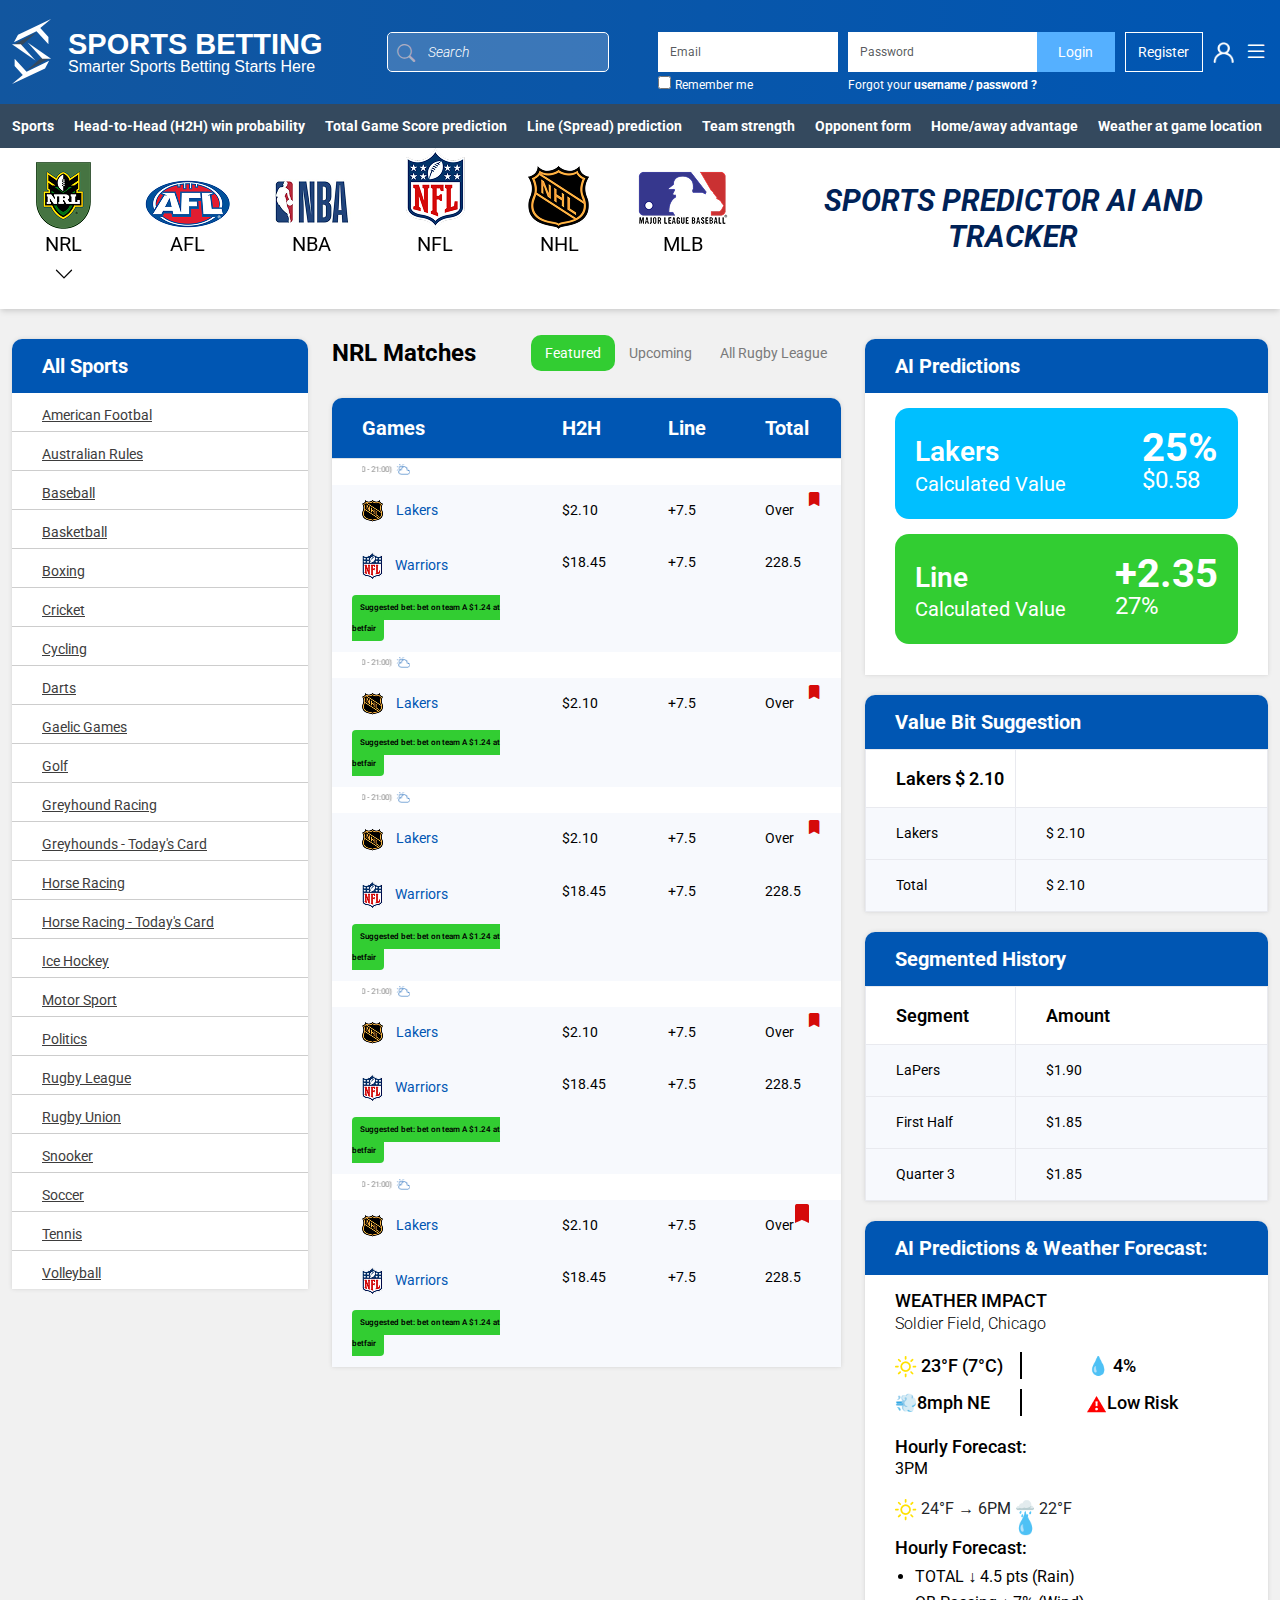
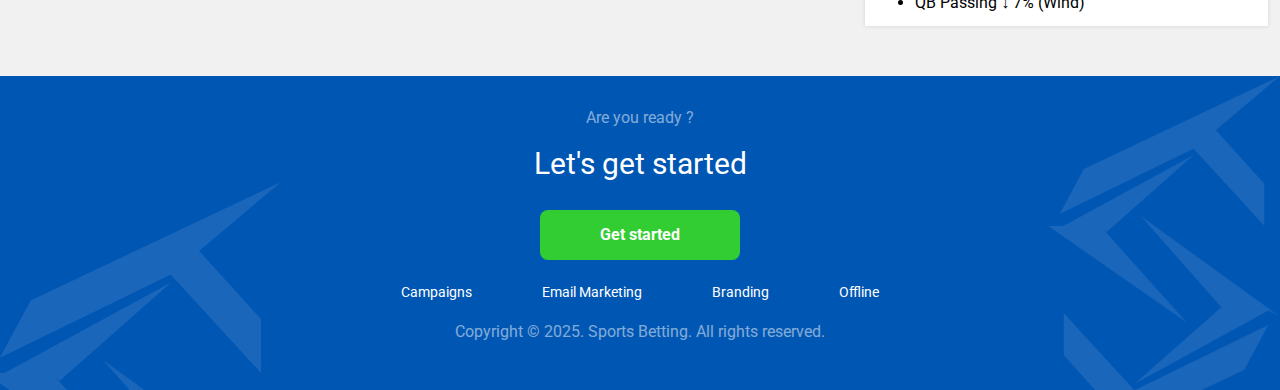
<file: NRL-Matches.html>
<!DOCTYPE html>
<html lang="en">
<head>
  <title>Sports Betting</title>
  <meta charset="utf-8">
  <meta name="viewport" content="width=device-width, initial-scale=1">
  <link rel="stylesheet" href="https://cdn.jsdelivr.net/npm/bootstrap-icons@1.11.3/font/bootstrap-icons.min.css">
  <link rel="stylesheet" href="https://cdn.jsdelivr.net/npm/swiper@11/swiper-bundle.min.css" />
  <link href="css/bootstrap.min.css" rel="stylesheet">
  <link href="css/style.css" type="text/css" rel="stylesheet">
</head>
<body>

<header>
  <div class="header">
    <div class="container-fluid">
      <nav class="navbar navbar-expand-lg navbar-dark justify-content-between">
        <a class="navbar-brand" href="/">
          <img src="img/logo.svg" class="img-fluid">
          <span>Sports Betting <small>Smarter Sports Betting Starts Here</small></span>
        </a>
        <div class="searchBar">
          <i class="bi bi-search"></i>
          <input type="text" name="serch" placeholder="Search"/>
        </div>
        <div class="loginBar">
          <div class="loginSec">
            <div class="form-group">
              <input type="email" name="email" class="form-control" placeholder="Email"/>
              <div class="rememberSec">
                <input type="checkbox" id="remember" name="remember" value="Remember"/>
                <label for="remember"> Remember me</label>
              </div>
            </div>
            <div class="form-group">
              <input type="password" name="password" class="form-control" placeholder="Password"/>
              <span><a href="#">Forgot your <b>username / password ?</b></a></span>
            </div>
            <div class="loginButton">
              <button class="btn" type="button">Login</button>
              <button class="btn" type="button">Register</button>
            </div>
          </div>
          <div class="iconSec">
            <img src="img/user.png" class="img-fluid">
            <i class="bi bi-list"></i>
          </div>
        </div>
      </nav>
    </div>
  </div>
</header>

<section>
  <div class="menuBar">
    <div class="container-fluid">
      <ul>
        <li>
          <a href="">Sports</a>
        </li>
        <li>
          <a href="">Head-to-Head (H2H) win probability</a>
        </li>
        <li>
          <a href="">Total Game Score prediction</a>
        </li>
        <li>
          <a href="">Line (Spread) prediction</a>
        </li>
        <li>
          <a href="">Team strength</a>
        </li>
        <li>
          <a href="">Opponent form</a>
        </li>
        <li>
          <a href="">Home/away advantage</a>
        </li>
        <li>
          <a href="">Weather at game location</a>
        </li>
      </ul>
    </div>
  </div>
</section>

<section>
  <div class="sportsLogoSec">
    <div class="container-fluid">
      <div class="row align-items-center">
        <div class="col-lg-7 col-md-12">
          <!-- <ul class="list-unstyled d-flex align-items-end m-0 p-0">
            <li class="sportLogo text-center">
              <a href="">
                <img src="img/image 2.png" alt="nrl">
                <span>nrl</span>
                <i class="bi bi-chevron-down"></i>
              </a>
            </li>
            <li class="sportLogo text-center">
              <a href="">
                <img src="img/image 3.png" alt="afl">
                <span>afl</span>
              </a>
            </li>
            <li class="sportLogo text-center">
              <a href="">
                <img src="img/image 4.png" alt="nba">
                <span>nba</span>
              </a>
            </li>
            <li class="sportLogo text-center">
              <a href="">
                <img src="img/image 5.png" alt="nfl">
                <span>nfl</span>
              </a>
            </li>
            <li class="sportLogo text-center">
              <a href="">
                <img src="img/image 6.png" alt="nhl">
                <span>nhl</span>
              </a>
            </li>
            <li class="sportLogo text-center">
              <a href="">
                <img src="img/image 7.png" alt="mlb">
                <span>mlb</span>
              </a>
            </li>
            <li class="sportLogo text-center">
              <a href="">
                <img src="img/image 8.png" alt="nbl">
                <span>nbl</span>
              </a>
            </li>
          </ul> -->
          <div class="swiper mySwiper">
            <div class="swiper-wrapper align-items-baseline">
              <div class="swiper-slide sportLogo text-center">
                <a href="">
                  <img src="img/image 2.png" alt="nrl">
                  <span>nrl</span>
                  <i class="bi bi-chevron-down"></i>
                </a>
              </div>
              <div class="swiper-slide sportLogo text-center">
                <a href="">
                  <img src="img/image 3.png" alt="afl">
                  <span>afl</span>
                </a>
              </div>
              <div class="swiper-slide sportLogo text-center">
                <a href="">
                  <img src="img/image 4.png" alt="nba">
                  <span>nba</span>
                </a>
              </div>
              <div class="swiper-slide sportLogo text-center">
                <a href="">
                  <img src="img/image 5.png" alt="nfl">
                  <span>nfl</span>
                </a>
              </div>
              <div class="swiper-slide sportLogo text-center">
                <a href="">
                  <img src="img/image 6.png" alt="nhl">
                  <span>nhl</span>
                </a>
              </div>
              <div class="swiper-slide sportLogo text-center">
                <a href="">
                  <img src="img/image 7.png" alt="mlb">
                  <span>mlb</span>
                </a>
              </div>
              <div class="swiper-slide sportLogo text-center">
                <a href="">
                  <img src="img/image 8.png" alt="nbl">
                  <span>nbl</span>
                </a>
              </div>
            </div>

            <!-- Navigation buttons -->
            <!-- <div class="swiper-button-next"></div>
            <div class="swiper-button-prev"></div> -->
          </div>
        </div>
        <div class="col-lg-5 col-md-12">
          <h3>SPORTS PREDICTOR AI AND TRACKER</h3>
        </div>
      </div>
    </div>
  </div>
</section>

<section>
  <div class="contentPanel">
    <div class="container-fluid">
      <div class="row">
        <div class="col-lg-3 col-md-12">
          <div class="contentBox">
            <h4>All Sports</h4>
            <ul>
              <li>
                <a href="">American Footbal</a>
              </li>
              <li>
                <a href="">Australian Rules</a>
              </li>
              <li>
                <a href="">Baseball</a>
              </li>
              <li>
                <a href="">Basketball</a>
              </li>
              <li>
                <a href="">Boxing</a>
              </li>
              <li>
                <a href="">Cricket</a>
              </li>
              <li>
                <a href="">Cycling</a>
              </li>
              <li>
                <a href="">Darts</a>
              </li>
              <li>
                <a href="">Gaelic Games</a>
              </li>
              <li>
                <a href="">Golf</a>
              </li>
              <li>
                <a href="">Greyhound Racing</a>
              </li>
              <li>
                <a href="">Greyhounds - Today's Card</a>
              </li>
              <li>
                <a href="">Horse Racing</a>
              </li>
              <li>
                <a href="">Horse Racing - Today's Card</a>
              </li>
              <li>
                <a href="">Ice Hockey</a>
              </li>
              <li>
                <a href="">Motor Sport</a>
              </li>
              <li>
                <a href="">Politics</a>
              </li>
              <li>
                <a href="">Rugby League</a>
              </li>
              <li>
                <a href="">Rugby Union</a>
              </li>
              <li>
                <a href="">Snooker</a>
              </li>
              <li>
                <a href="">Soccer</a>
              </li>
              <li>
                <a href="">Tennis</a>
              </li>
              <li>
                <a href="">Volleyball</a>
              </li>
            </ul>
          </div>
        </div>
        <div class="col-lg-5 col-md-12">
          <div class="featureBtn">
            <h3>NRL Matches</h3>
            <ul>
              <li>
                <a class="active" href="">Featured</a>
              </li>
              <li>
                <a href="">Upcoming</a>
              </li>
              <li>
                <a href="">All Rugby League</a>
              </li>
            </ul>
          </div>
          <div class="contentBox">
            <table class="table">
              <thead>
                <tr>
                  <th>Games</th>
                  <th>H2H</th>
                  <th>Line</th>
                  <th>Total</th>
                </tr>
              </thead>
              <tbody>
                <tr class="dateLine"><td><span><marquee direction="right">Lakers VS Warriors | Today 16 july <small>(Time: 19:00 - 21:00)</small><img src="img/Group 2009.png"/></marquee></span></td></tr>
                <tr>
                  <td><img src="img/Group 2007.png"/>Lakers</td>
                  <td>$2.10</td>
                  <td>+7.5</td>
                  <td>Over<div class="batchImg"><i class="bi bi-bookmark-fill"></i></div></td>
                </tr>
                <tr>
                  <td><img src="img/Group 2008.png"/>Warriors</td>
                  <td>$18.45</td>
                  <td>+7.5</td>
                  <td>228.5</td>
                </tr>
                <tr class="greenTag">
                  <td><span>Suggested bet: bet on team A $1.24 at betfair</span></td>
                  <td></td>
                  <td></td>
                  <td></td>
                </tr>
                <tr class="dateLine"><td><span><marquee direction="right">Lakers VS Warriors | Today 16 july <small>(Time: 19:00 - 21:00)</small><img src="img/Group 2009.png"/></marquee></span></td></tr>
                <tr>
                  <td><img src="img/Group 2007.png"/>Lakers</td>
                  <td>$2.10</td>
                  <td>+7.5</td>
                  <td>Over<div class="batchImg"><i class="bi bi-bookmark-fill"></i></div></td>
                </tr>
                <tr class="greenTag">
                  <td><span>Suggested bet: bet on team A $1.24 at betfair</span></td>
                  <td></td>
                  <td></td>
                  <td></td>
                </tr>
                <tr class="dateLine"><td><span><marquee direction="right">Lakers VS Warriors | Today 16 july <small>(Time: 19:00 - 21:00)</small><img src="img/Group 2009.png"/></marquee></span></td></tr>
                <tr>
                  <td><img src="img/Group 2007.png"/>Lakers</td>
                  <td>$2.10</td>
                  <td>+7.5</td>
                  <td>Over<div class="batchImg"><i class="bi bi-bookmark-fill"></i></div></td>
                </tr>
                <tr>
                  <td><img src="img/Group 2008.png"/>Warriors</td>
                  <td>$18.45</td>
                  <td>+7.5</td>
                  <td>228.5</td>
                </tr>
                <tr class="greenTag">
                  <td><span>Suggested bet: bet on team A $1.24 at betfair</span></td>
                  <td></td>
                  <td></td>
                  <td></td>
                </tr>
                <tr class="dateLine"><td><span><marquee direction="right">Lakers VS Warriors | Today 16 july <small>(Time: 19:00 - 21:00)</small><img src="img/Group 2009.png"/></marquee></span></td></tr>
                <tr>
                  <td><img src="img/Group 2007.png"/>Lakers</td>
                  <td>$2.10</td>
                  <td>+7.5</td>
                  <td>Over<div class="batchImg"><i class="bi bi-bookmark-fill"></i></div></td>
                </tr>
                <tr>
                  <td><img src="img/Group 2008.png"/>Warriors</td>
                  <td>$18.45</td>
                  <td>+7.5</td>
                  <td>228.5</td>
                </tr>
                <tr class="greenTag">
                  <td><span>Suggested bet: bet on team A $1.24 at betfair</span></td>
                  <td></td>
                  <td></td>
                  <td></td>
                </tr>
                <tr class="dateLine"><td><span><marquee direction="right">Lakers VS Warriors | Today 16 july <small>(Time: 19:00 - 21:00)</small><img src="img/Group 2009.png"/></marquee></span></td></tr>
                <tr>
                  <td><img src="img/Group 2007.png"/>Lakers</td>
                  <td>$2.10</td>
                  <td>+7.5</td>
                  <td>Over<img class="batchImg" src="img/batch.png"/></td>
                </tr>
                <tr>
                  <td><img src="img/Group 2008.png"/>Warriors</td>
                  <td>$18.45</td>
                  <td>+7.5</td>
                  <td>228.5</td>
                </tr>
                <tr class="greenTag">
                  <td><span>Suggested bet: bet on team A $1.24 at betfair</span></td>
                  <td></td>
                  <td></td>
                  <td></td>
                </tr>
              </tbody>
            </table>
          </div>
          
        </div>
        <div class="col-lg-4 col-md-12">
          <div class="contentBox pb-3">
            <h4>AI Predictions</h4>
            <div class="predictionBox blue">
               <div class="predictionBoxContent">
                 <h3>Lakers</h3>
                 <span>Calculated Value</span>
               </div>
               <div class="predictionBoxValues">
                 <strong class="counter">79%</strong>
                 <span class="counter">$1.85</span>
               </div>
            </div>
            <div class="predictionBox green">
               <div class="predictionBoxContent">
                 <h3>Line</h3>
                 <span>Calculated Value</span>
               </div>
               <div class="predictionBoxValues">
                 <strong class="counter">+7.5</strong>
                 <span class="counter">83%</span>
               </div>
            </div>
          </div>
          <div class="contentBox">
            <table class="table simpleTable borderTable">
              <h4>Value Bit Suggestion</h4>
              <tbody>
                <tr>
                  <th>Lakers $ 2.10</th>
                  <th></th>
                </tr>
                <tr>
                  <td width="150px">Lakers</td>
                  <td>$ 2.10</td>
                </tr>
                <tr>
                  <td width="150px">Total</td>
                  <td>$ 2.10</td>
                </tr>
              </tbody>
            </table>
        </div>
        <div class="contentBox">
            <table class="table simpleTable borderTable">
              <h4>Segmented History</h4>
              <tbody>
                <tr>
                  <th>Segment</th>
                  <th>Amount</th>
                </tr>
                <tr>
                  <td width="150px">LaPers</td>
                  <td>$1.90</td>
                </tr>
                <tr>
                  <td width="150px">First Half</td>
                  <td>$1.85</td>
                </tr>
                <tr>
                  <td width="150px">Quarter 3</td>
                  <td>$1.85</td>
                </tr>
              </tbody>
            </table>
        </div>
        <div class="contentBox">
            <h4>AI Predictions & Weather Forecast:</h4>
            <div class="weatherStatus">
              <h5>WEATHER IMPACT</h5>
              <p>Soldier Field, Chicago</p>
              <ul>
                <li><div class="sun"><img src="img/sun.png"/></div> <span class="counter">72</span>°F (<span class="counter">22</span>°C)</li>
                <li><div class="drop">💧</div> <span class="counter">10%</span></li>
                <li><div class="wind">💨</div>8mph NE</li>
                <li><div class="errorIcon"><img src="img/error.png"/></div>Low Risk</li>
              </ul>
              <div class="forecast">
                <h5>Hourly Forecast:</h5>
                <p>3PM <div class="sun"><img src="img/sun.png"/></div> <span class="counter">75</span>°F  →  6PM <span class="rain">🌧️</span> <span class="counter">68</span>°F</p>
              </div>
              <div class="adjusment">
                <h5>Hourly Forecast:</h5>
                <ul>
                  <li>TOTAL ↓ 4.5 pts (Rain)</li>
                  <li>QB Passing ↓ 7% (Wind)</li>
                </ul>
              </div>
            </div>
        </div>
      </div>
    </div>
  </div>
</section>

<footer>
  <div class="footer">
    <div class="leftWaterMark">
      <img src="img/Group 2002.png">
    </div>
    <div class="rightWaterMark">
      <img src="img/Group 1997.png">
    </div>
    <div class="container-fluid">
      <p>Are you ready ?</p>
      <h4>Let's get started</h4>
      <button>Get started</button>
      <ul>
        <li>
          <a href="">Campaigns</a>
        </li>
        <li>
          <a href="">Email Marketing</a>
        </li>
        <li>
          <a href="">Branding</a>
        </li>
        <li>
          <a href="">Offline</a>
        </li>
      </ul>
      <p>Copyright © 2025. Sports Betting. All rights reserved.</p>
    </div>
  </div>
</footer>
  
  <script src="https://code.jquery.com/jquery-3.6.0.min.js"></script>
  <script src="js/bootstrap.bundle.min.js"></script>
  <script src="https://cdn.jsdelivr.net/npm/swiper@11/swiper-bundle.min.js"></script>
  <script>
  var swiper = new Swiper(".mySwiper", {
    slidesPerView: 5,
    spaceBetween: 20,
    loop: true,
    autoplay: {
        delay: 2000,
        disableOnInteraction: false,
        pauseOnMouseEnter: false, // set true if you want to pause on hover
      },
    // navigation: {
    //   nextEl: ".swiper-button-next",
    //   prevEl: ".swiper-button-prev",
    // },
    breakpoints: {
      320: { slidesPerView: 1 },
      576: { slidesPerView: 3 },
      768: { slidesPerView: 4 },
      992: { slidesPerView: 6 },
    },
  });

  $(document).ready(function () {
  $('.counter').each(function () {
    var $this = $(this);
    var text = $this.text().trim();

    // Detect what kind of value it is
    let target, suffix = "", prefix = "", isFloat = false;

    if (text.includes("%")) {
      target = parseFloat(text);   // e.g. "79%"
      suffix = "%";
    } else if (text.includes("$")) {
      target = parseFloat(text.replace("$", ""));  // e.g. "$1.85"
      prefix = "$";
      isFloat = true;
    } else if (text.includes("+")) {
      target = parseFloat(text);   // e.g. "+7.5"
      prefix = "+";
      isFloat = true;
    } else {
      target = parseFloat(text);   // default number
    }

    $this.prop('Counter', 0).animate(
      { Counter: target },
      {
        duration: 2000,
        easing: 'swing',
        step: function (now) {
          let displayVal = isFloat ? now.toFixed(2) : Math.ceil(now);
          $this.text(prefix + displayVal + suffix);
        }
      }
    );
  });
});
</script>
</body>
</html>
</file>
<file: css/style.css>
@import url('https://fonts.googleapis.com/css2?family=Roboto:ital,wght@0,100..900;1,100..900&display=swap');
body{
	margin:0 auto;
	font-family: "Roboto", sans-serif;
	background-color: #f1f1f1;
}
input{
	outline: 0;
}
.form-control:focus{
	border-color: 0;
	box-shadow: none;
}
.header{
	background: linear-gradient(to right, #12569F, #0056B3);
}
.header .navbar-brand{
	display: flex;
    align-items: center;
}
.header .navbar-brand img{
	padding-right: 16px;
}
.header .navbar-brand span{
	display: flex;
    flex-direction: column;
    font-size: 29px;
    font-weight: 700;
    text-transform: uppercase;
    font-family: "proxima-nova-alt", sans-serif;
    line-height: 1;
}
.header .navbar-brand span small{
	font-size: 16px;
    font-weight: 400;
    text-transform: capitalize;
}
.searchBar input{
	border-radius: 5px;
    border: 1px solid #fff;
	background-image: url('../img/Rectangle.png');
	background-color: transparent;
	color: #fff;
	font-size: 14px;
	width: 550px;
    height: 40px;
    padding-left: 40px;
    font-weight: 300;
}
.searchBar input::placeholder{
	color: #fff;
	font-size: 14px;
	font-style: italic;
}
.searchBar{
	position: relative;
}
.searchBar i{
	position: absolute;
    left: 10px;
    top: 8px;
    color: #ADAEC2;
    font-size: 18px;
}
.loginSec,.loginButton,.loginBar{
	display: flex;
	align-items: center;
}
.loginSec input{
	width: 238px !important;
    height: 40px;
    border: 0;
    border-radius: 0;
    font-size: 12px;
    color: #ADAEC2;
    font-weight: 400;
    margin-top: 24px;
}
.loginButton button{
	width: 78px;
	height: 40px;
	color: #fff;
	font-weight: 400;
	font-size: 14px;
	border: 1px solid #fff;
	border-radius: 0;
}
.loginButton button:first-child{
	background-color: #55B0FF;
	border: 0;
}
.loginSec .form-group:nth-child(2),.loginButton button:nth-child(2){
	margin-left:10px;
}
.iconSec img{
	width: 21px;
	height: 21px;
	cursor: pointer;
	margin: 0 10px;
}
.iconSec{
	display: flex;
	align-items: center;
}
.iconSec i{
	color: #fff;
	font-size: 24px;
	cursor: pointer;
}
.loginSec .form-group span a,.loginSec .rememberSec label{
	font-size: 12px;
    color: #fff;
    text-decoration: none;
}
.rememberSec input{
	height: auto;
	width: auto !important;
	margin-top: 0;
}
.menuBar{
	background-color: #34495E;
	padding: 10px 0;
}
.menuBar ul{
	list-style-type: none;
	padding: 0;
	margin: 0;
	display: flex;
	align-items: center;
	gap: 20px;
}
.menuBar li a{
	font-size: 14px;
    text-decoration: none;
    color: #fff;
    font-weight: 700;
}
.sportsLogoSec{
	box-shadow: rgba(0, 0, 0, 0.1) 0px 4px 6px -1px, rgba(0, 0, 0, 0.06) 0px 2px 4px -1px;
    padding-bottom: 20px;
    background: #fff;
}
.sportLogo a{
	text-decoration: none;
    color: #000;
    font-weight: 400;
    font-size: 20px;
    display: flex;
    flex-direction: column;
    align-items: center;
    text-transform: uppercase;
}
.sportLogo i {
  display: none;
  transition: .2s;
}
.swiper-slide-active.sportLogo i {
  display: inline-block;
  transition: .2s;
}
/*.sportsLogoSec li {
  position: relative;
  width: 14.28%;
}
.sportsLogoSec li a i{
	position: absolute;
	bottom: -20px;
	display: none;
}*/
.sportsLogoSec li:not(:last-child)::after {
  content: "";
  position: absolute;
  right: 0;
  bottom: -4px;
  transform: translateY(-50%);
  width: 1px;
  height: 24px;   /* only 10px tall */
  background: #C8C8C8; /* border color */
}
.sportsLogoSec h3{
	font-size: 30px;
	font-style: italic;
	font-weight: 700;
	color: #002257;
	text-align: center;
	text-transform: uppercase;
	margin: 0;
}
.contentBox h4{
	font-size: 20px;
	color: #fff;
	font-weight: 700;
	background: rgba(0, 86, 179, 1);
	border-top-left-radius: 10px;
	border-top-right-radius: 10px;
	margin: 0;
  padding: 15px 0px 15px 30px;
}
.contentBox thead th{
	font-size: 20px;
	color: #fff;
	font-weight: 700;
	background: rgba(0, 86, 179, 1);
	padding: 15px 0px 15px 30px;
}
.contentBox thead th:first-child{
	border-top-left-radius: 10px;
	width: 200px;
}
.contentBox thead th:last-child{
	border-top-right-radius: 10px;
}
.contentPanel{
	padding: 30px 0;
}
.contentBox{
	background: #fff;
	border-top-left-radius: 10px;
    border-top-right-radius: 10px;
    margin-bottom: 20px;
/*    border-radius: 10px;*/
    box-shadow: rgba(0, 0, 0, 0.1) 0px 0px 5px 0px, rgba(0, 0, 0, 0.1) 0px 0px 1px 0px;
}
.contentBox ul{
	list-style-type: none;
	padding: 0px;
	margin: 0;
}
.contentBox li{
	padding: 10px 0px 4px 30px;
	border-bottom: 1px solid rgba(205, 205, 205, 1);
}
.contentBox li:last-child{
	border-bottom: 0px solid rgba(205, 205, 205, 1);
}
.contentBox li a{
	color: rgba(61, 60, 60, 1);
	font-size: 14px;
	font-weight: 400;
}
.contentBox tbody td,.contentBox tbody th{
	padding: 15px 0px 15px 30px;
}
.contentBox tbody th{
	font-size: 18px;
	color: #000;
	font-weight: 600;
}
.contentBox tbody td:first-child{
	color: rgba(0, 86, 179, 1);
	font-size: 14px;
	font-weight: 400;
}
.contentBox tbody td{
	color: #000;
	font-size: 14px;
	position: relative;
	font-weight: 400;
	border: 0;
	background: rgba(247, 249, 253, 1);
}
.contentBox .borderTable tbody td,.contentBox .borderTable tbody th{
	border: 1px solid rgba(233, 234, 239, 1);
}
.contentBox tbody td img{
	margin-right: 12px;
}
.contentBox .dateLine td{
	background-color: #fff;
	font-size: 9px !important;
	color: rgba(134, 134, 134, 1) !important;
	white-space: nowrap;
  padding: 4px 0px 4px 30px;
}
.contentBox .dateLine td span img{
	margin-left: 4px;
	margin-right: 0;
}
.contentBox .greenTag td{
	padding: 0px 0px 15px 20px;
}
.contentBox .greenTag td span{
	font-size: 8px;
	color: #000;
	font-weight: 600;
	background-color: rgba(50, 205, 50, 1);
	border-radius: 4px;
  padding: 8px;
}
.contentBox .simpleTable tbody td{
	color: #000;
}
.contentBox tbody td.greenText{
	font-size: 16px;
	font-weight: 600;
	color: rgba(50, 205, 50, 1);
}
.contentBox tbody td.greenBoxText span{
	background-color: rgba(50, 205, 50, 1);
	border-radius: 4px;
	padding: 6px 10px;
	font-size: 16px;
	font-weight: 600;
	color: #fff;
}
.contentBox tbody td.greentDot,.contentBox tbody td.redDot {
	position: relative;
}
.contentBox tbody td.greentDot:before,.contentBox tbody td.redDot:before {
	content: '';
	position: absolute;
    width: 8px;
    height: 8px;
    border-radius: 100%;
    left: 14px;
    top: 22px;
}
.contentBox tbody td.redDot:before{
	background: rgba(244, 67, 54, 1);
}
.contentBox tbody td.greentDot:before{
	background: rgba(76, 175, 80, 1);
}
.inputField{
	display: flex;
	align-items: center;
	padding: 15px 30px 15px 30px;
	gap: 10px;
}
.inputField input{
	font-size: 16px;
	color: #000;
	font-weight: 400;
	border: 1px solid rgba(233, 234, 239, 1);
	border-radius: 0;
}
.inputField h5{
	font-size: 18px;
    margin: 0;
    font-weight: 600;
    color: #000;
}
.inputField .greenText{
	color: rgba(50, 205, 50, 1);
}
.darkBg{
	background: rgba(217, 217, 217, 1);
}
.predictionBox{
	margin: 15px 30px 15px 30px;
	display: flex;
    align-items: baseline;
    justify-content: space-between;
    padding: 20px;
    border-radius: 14px;
    color: #fff;
}
.predictionBox.blue{
	background-color: rgba(0, 191, 255, 1);
}
.predictionBox.green{
	background-color: rgba(50, 205, 50, 1);
}
.predictionBox h3{
	font-size: 28px;
	font-weight: 600;
	margin: 0;
}
.predictionBox span{
	font-size: 20px;
	font-weight: 400;
}
.predictionBoxValues{
	display: flex;
	flex-direction: column;
	align-items: baseline;
	line-height: 1;
}
.predictionBox strong{
	font-size: 40px;
}
.predictionBoxValues span{
	font-size: 24px;
}
.footer{
	background-color: rgba(0, 86, 179, 1);
	padding: 30px 0;
	text-align: center;
}
.footer p{
    font-size: 16px;
    color: rgba(255, 255, 255, 1);
    opacity: .5;
    font-weight: 400;
}
.footer{
	position: relative;
}
.footer h4{
	font-size: 30px;
	color: #fff;
	font-weight: 400;
}
.footer button{
	border-radius: 8px;
	border: 0;
	background: rgba(50, 205, 50, 1);
	color: #ffff;
	font-size: 16px;
	font-weight: 700;
	width: 200px;
    height: 50px;
    margin: 20px 0;
}
.footer ul{
	list-style-type: none;
	padding: 0;
	display: flex;
	align-items: center;
	justify-content: center;
    gap: 70px;
}
.footer li a{
	font-size: 14px;
	color: #fff;
	text-decoration: none;
}
.leftWaterMark{
	position: absolute;
    bottom: 0;
    left: 0;
}
.rightWaterMark{
	position: absolute;
    bottom: 0;
    right: 0;
    height: 100%;
}
.rightWaterMark img{
	height: 100%;
}
.weatherStatus{
	padding: 15px 0px 15px 30px;
}
.weatherStatus h5{
	color: #000;
	font-size: 18px;
	font-weight: 500;
	margin: 0;
}
.weatherStatus p{
	color: #000;
	font-size: 16px;
	font-weight: 300;
}
.weatherStatus ul{
	display: flex;
    flex-direction: row;
    flex-wrap: wrap;
    list-style-type: none;
    padding: 0;
    margin-bottom: 20px;
    display: grid;
    grid-template-columns: repeat(2, 1fr);
    gap: 10px;
}
.weatherStatus li{
	border-bottom: 0;
	padding: 0px 0px;
	    width: 70%;
	    font-size: 18px;
	    color: #000;
	    font-weight: 500;
}
.weatherStatus li:nth-child(odd){
	border-right: 2px solid #000;
	padding-left: 0;
}
.forecast p{
	font-size: 16px;
	font-weight: 400;
}
.adjusment ul{
	grid-template-columns: none;
    margin: 0;
    padding-left: 20px;
    line-height: 1;
    padding-top: 10px;
}
.adjusment li{
	border-right: 0;
	font-size: 16px;
	font-weight: 400;
	list-style-type: disc;
}
.adjusment li:nth-child(odd){
	border-right: 0;
}
.batchImg{
    position: absolute;
    top: 4px;
    right: 20px;
}
.batchImg i{
	color: rgba(213, 10, 10, 1);
}
.batchImg:hover i{
	color: rgba(50, 205, 50, 1);
}
.featureBtn {
	display: flex;
	flex-direction: row;
	align-items: center;
	justify-content: space-between;
	margin-bottom: 30px;
}
.featureBtn h3{
	font-size: 24px;
	font-weight: 700;
	margin: 0;
	color: #000;
}
.featureBtn ul{
	padding: 0;
	margin: 0;
	display: flex;
	align-items: center;
	list-style-type: none;
}
.featureBtn li a{
	text-decoration: none;
	font-size: 14px;
	color: rgba(122, 122, 122, 1);
	font-weight: 400;
	padding: 10px 14px;
    border-radius: 10px;
}
.featureBtn li a.active,.featureBtn li a:hover{
	background: rgba(50, 205, 50, 1);
	color: #fff;
}
.bluePanel{
	background: linear-gradient(to right, rgba(0, 86, 179, 1), rgba(0, 37, 77, 1));
	border-radius: 30px;
    padding: 30px;
    position: relative;
}
.bluePanelName{
	display: flex;
	align-items: center;
	position: relative;
    z-index: 1;
}
.bluePanelName h3{
	color: #fff;
	margin: 0;
	font-size: 30px;
	padding-left: 20px;
}
.bluePanelMark{
	position: absolute;
    width: 100%;
    height: 100%;
    left: 0;
    top: 0;
}
.nameTabs{
	position: relative;
	z-index: 1;
	margin-top: 40px;
}
.nameTabs ul{
	list-style-type: none;
	display: flex;
	padding: 0;
	margin: 0;
}
.nameTabs li a{
	text-decoration: none;
	background-color: rgba(255, 255, 255, 0.1);
	color: #fff;
	font-size: 16px;
	font-weight: 600;
	padding: 8px 30px;
    border-radius: 10px;
    margin: 0 10px;
}
.nameTabs li a.active,.nameTabs li:hover a{
	background-color: #fff;
	color: rgba(0, 86, 179, 1);
}
.contentBox tbody .tabsBookmaker td span{
	background-color: #fff;
	color: rgba(0, 86, 179, 1);
	font-size: 14px;
	border:1px solid rgba(0, 86, 179, 1);
	font-weight: 500;
	padding: 8px 16px;
	cursor: pointer;
    border-radius: 10px;
}
.contentBox tbody .tabsBookmaker td span.active,.contentBox tbody .tabsBookmaker td span:hover{
	background-color: rgba(0, 86, 179, 1);
	color: #fff;
}
.contentBox tbody td.greenVal span{
	background-color: rgba(50, 205, 50, 1);
	padding: 4px;
	border-radius: 4px;
}
.errorIcon {
  display: inline-block;
  animation: pulse 1.5s infinite;
}
@keyframes pulse {
  0%, 100% { transform: scale(1); opacity: 1; }
  50%      { transform: scale(1.3); opacity: 0.7; }
}
.drop {
  display: inline-block;
  animation: bounce 1.2s infinite ease-in-out;
}

@keyframes bounce {
  0%, 100% { transform: translateY(0); }
  50%      { transform: translateY(-15px); }
}
.sun {
  display: inline-block;
  animation: spin 6s linear infinite;
}

@keyframes spin {
  0%   { transform: rotate(0deg); }
  100% { transform: rotate(360deg); }
}
.wind {
  display: inline-block;
  animation: sway 2s ease-in-out infinite;
}

@keyframes sway {
  0%, 100% { transform: translateX(0); }
  50%      { transform: translateX(-10px); }
}
.rain {
  display: inline-block;
  position: relative;
}

.rain::after {
  content: "💧";
  position: absolute;
  left: 50%;
  top: 50%;
  font-size: 20px;
  transform: translateX(-50%);
  animation: drop 1s linear infinite;
}

@keyframes drop {
  0%   { transform: translate(-50%, 0); opacity: 1; }
  80%  { transform: translate(-50%, 30px); opacity: 1; }
  100% { transform: translate(-50%, 40px); opacity: 0; }
}




@media only screen and (max-width: 1640px){
	.searchBar input{
		width: 400px;
	}
}
@media only screen and (max-width: 1540px){
	.searchBar input{
		width: 300px;
	}
	.loginSec input{
		width: 100% !important;
	}
	.rememberSec input{
		width: auto !important;
	}
}
@media only screen and (max-width: 1280px){
	.searchBar input{
		width: 100%;
	}
	.menuBar ul{
		overflow-x: auto;
	}
	.menuBar li a{
		white-space: nowrap;
	}
}
@media only screen and (max-width: 1150px){
	.header .navbar{
		flex-wrap: wrap;
	}
	.header .navbar-brand{
		order: 1;
	}
	.searchBar{
		order: 3;
		width: 100%;
	}
	.loginBar{
		order: 2;
	}
}
@media only screen and (max-width: 776px){
	.sportLogo a{
		font-size: 16px;
	}
	.sportLogo img{
		width: 46px;
	}
}
</file>
